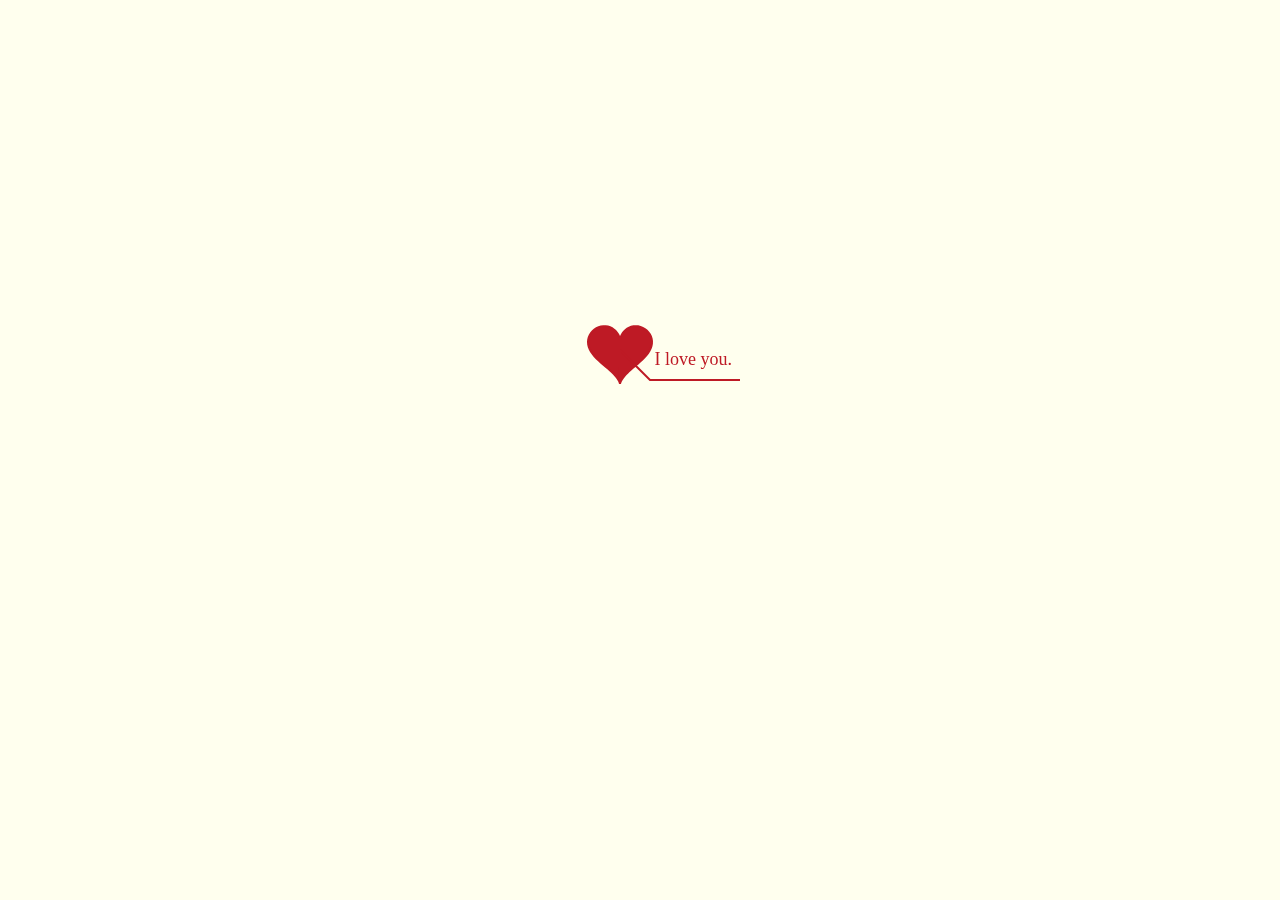
<file: index.html>
﻿<!DOCTYPE html>
<html xml:lang="en" xmlns="http://www.w3.org/1999/xhtml">
<head>
    <meta http-equiv="Content-Type" content="text/html; charset=UTF-8">
    <title>可爱萌</title>
    <link rel="icon" href="./images/bx.ico" type="image/x-icon" />
    <link type="text/css" rel="stylesheet" href="./js/default.css">
    <script type="text/javascript" src="./js/jquery.min.js"></script>
    <script type="text/javascript" src="./js/jscex.min.js"></script>
    <script type="text/javascript" src="./js/jscex-parser.js"></script>
    <script type="text/javascript" src="./js/jscex-jit.js"></script>
    <script type="text/javascript" src="./js/jscex-builderbase.min.js"></script>
    <script type="text/javascript" src="./js/jscex-async.min.js"></script>
    <script type="text/javascript" src="./js/jscex-async-powerpack.min.js"></script>
    <script type="text/javascript" src="./js/functions.js" charset="utf-8"></script>
    <script type="text/javascript" src="./js/love.js" charset="utf-8"></script>
    <style type="text/css"></style>
</head>
<body>
<div id="main">
    <div id="wrap">
        <div id="text">
            <div id="code"> 
                <font color="#FF0000"> 
                    <span class="say">可爱萌:</span>
                    <br>
                    <span class="say">I love you.</span>
                    <br>
                    <span class="say"><span class="space"></span>-- 大凯凯同学</span> 
                    <br>
                    <br>
                    <br>
                    <span class="say"></span>谢谢这段时间里你的陪伴，对不起，没能陪你走到最后。照顾好自己。</span> 
                    <br>
                </font>
            </div>
        </div>
        <div id="clock-box">
            <span class="STYLE1"></span><font color="#33CC00" id="timeline" onclick="toTimeLine()">可爱萌，我们在一起</font>
            <div id="clock"></div>
        </div>
        <canvas id="canvas" width="1100" height="680"></canvas>
    </div>
</div>

<script type="text/javascript">
    function toTimeLine() {
        window.location.href="./timeline.html";
    }
    
    (function(){
        var canvas = $('#canvas');

        if (!canvas[0].getContext) {
            $("#error").show();
            return false;        
        }

        var width  = canvas.width();
        var height = canvas.height();
        canvas.attr("width", width);
        canvas.attr("height", height);
        var opts = {
            seed: {
                x: width / 2 - 20,
                color: "rgb(190, 26, 37)",
                scale: 2
            },
            branch: [
                [535, 680, 570, 250, 500, 200, 30, 100, [
                    [540, 500, 455, 417, 340, 400, 13, 100, [
                        [450, 435, 434, 430, 394, 395, 2, 40]
                    ]],
                    [550, 445, 600, 356, 680, 345, 12, 100, [
                        [578, 400, 648, 409, 661, 426, 3, 80]
                    ]],
                    [539, 281, 537, 248, 534, 217, 3, 40],
                    [546, 397, 413, 247, 328, 244, 9, 80, [
                        [427, 286, 383, 253, 371, 205, 2, 40],
                        [498, 345, 435, 315, 395, 330, 4, 60]
                    ]],
                    [546, 357, 608, 252, 678, 221, 6, 100, [
                        [590, 293, 646, 277, 648, 271, 2, 80]
                    ]]
                ]]
            ],
            bloom: {
                num: 700,
                width: 1080,
                height: 650,
            },
            footer: {
                width: 1200,
                height: 5,
                speed: 10,
            }
        };

        var tree = new Tree(canvas[0], width, height, opts);
        var seed = tree.seed;
        var foot = tree.footer;
        var hold = 1;

        canvas.click(function(e) {
            var offset = canvas.offset(), x, y;
            x = e.pageX - offset.left;
            y = e.pageY - offset.top;
            if (seed.hover(x, y)) {
                hold = 0;
                canvas.unbind("click");
                canvas.unbind("mousemove");
                canvas.removeClass('hand');
            }
        }).mousemove(function(e){
            var offset = canvas.offset(), x, y;
            x = e.pageX - offset.left;
            y = e.pageY - offset.top;
            canvas.toggleClass('hand', seed.hover(x, y));
        });

        var seedAnimate = eval(Jscex.compile("async", function () {
            seed.draw();
            while (hold) {
                $await(Jscex.Async.sleep(10));
            }
            while (seed.canScale()) {
                seed.scale(0.95);
                $await(Jscex.Async.sleep(10));
            }
            while (seed.canMove()) {
                seed.move(0, 2);
                foot.draw();
                $await(Jscex.Async.sleep(10));
            }
        }));

        var growAnimate = eval(Jscex.compile("async", function () {
            do {
                tree.grow();
                $await(Jscex.Async.sleep(10));
            } while (tree.canGrow());
        }));

        var flowAnimate = eval(Jscex.compile("async", function () {
            do {
                tree.flower(2);
                $await(Jscex.Async.sleep(10));
            } while (tree.canFlower());
        }));

        var moveAnimate = eval(Jscex.compile("async", function () {
            tree.snapshot("p1", 240, 0, 610, 680);
            while (tree.move("p1", 500, 0)) {
                foot.draw();
                $await(Jscex.Async.sleep(10));
            }
            foot.draw();
            tree.snapshot("p2", 500, 0, 610, 680);

            // 会有闪烁不得意这样做, (＞﹏＜)
            canvas.parent().css("background", "url(" + tree.toDataURL('image/png') + ")");
            canvas.css("background", "#ffe");
            $await(Jscex.Async.sleep(300));
            canvas.css("background", "none");
        }));

        var jumpAnimate = eval(Jscex.compile("async", function () {
            var ctx = tree.ctx;
            while (true) {
                tree.ctx.clearRect(0, 0, width, height);
                tree.jump();
                foot.draw();
                $await(Jscex.Async.sleep(25));
            }
        }));

        var textAnimate = eval(Jscex.compile("async", function () {
            var together = new Date();

            together.setFullYear(2018,6,7); 			//时间年月日
            together.setHours(21);						//小时
            together.setMinutes(0);					//分钟
            together.setSeconds(0);					//秒前一位
            together.setMilliseconds(0);				//秒第二位

            $("#code").show().typewriter();
            $("#clock-box").fadeIn(500);
            //while (true) {
            timeElapse(together);
                //$await(Jscex.Async.sleep(1000));
            //}
        }));

        var runAsync = eval(Jscex.compile("async", function () {
            $await(seedAnimate());
            $await(growAnimate());
            $await(flowAnimate());
            $await(moveAnimate());

            textAnimate().start();

            $await(jumpAnimate());
        }));

        runAsync().start();
    })();
</script>
</body>
</html>
</file>
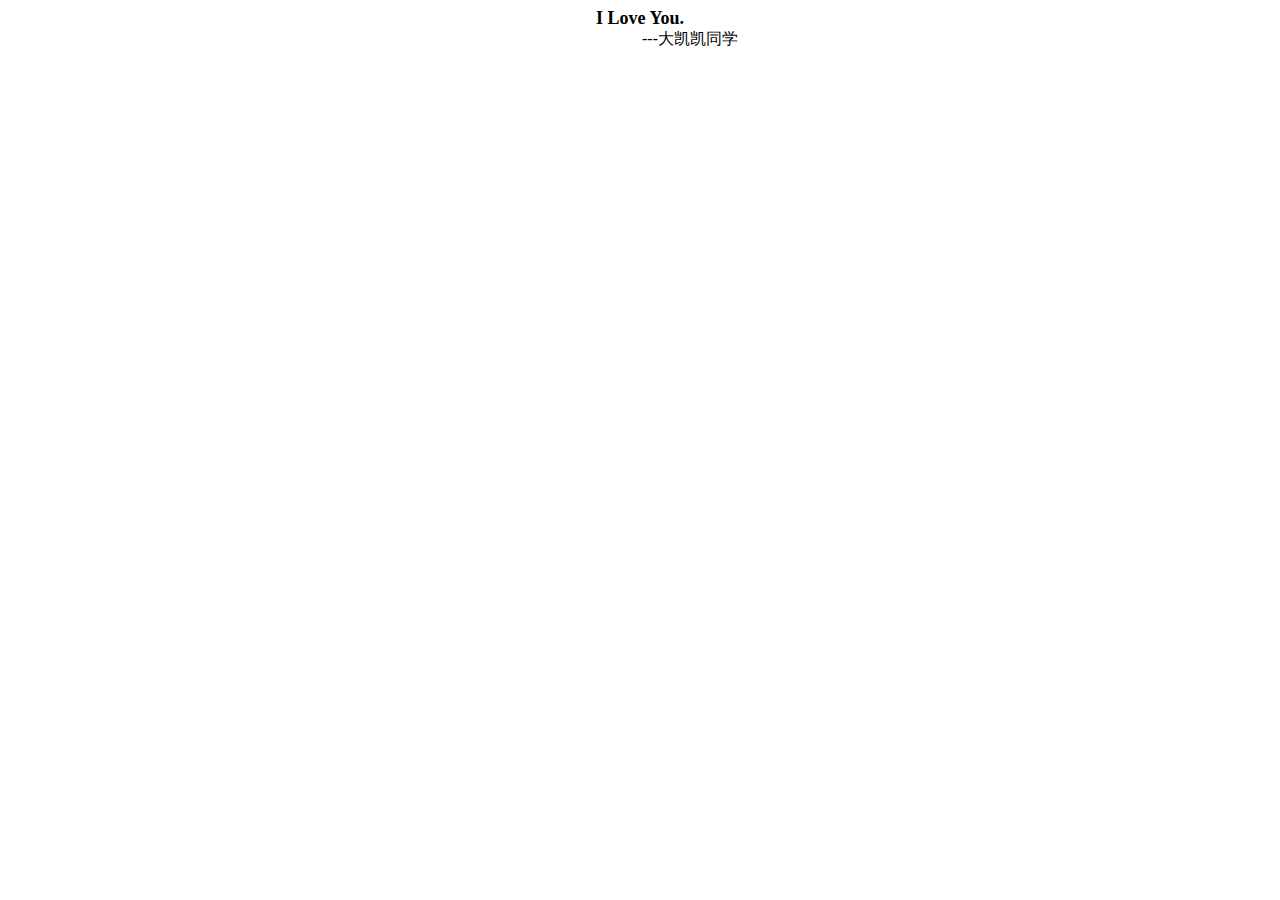
<file: index-bak.html>
<!DOCTYPE html>
<html lang="en">
<head>
    <meta charset="UTF-8">
    <title>可爱萌</title>
    <link rel="icon" href="http://p2zl7fc12.bkt.clouddn.com/bx.ico" type="image/x-icon"/>
</head>
<body>
<div style="text-align: center">
    <audio id="musicBox" src="http://p2zl7fc12.bkt.clouddn.com/little-lucky.mp3" autoplay preload loop="loop"></audio>
    <span style="font-size: large;font-weight: bold">I Love You.</span>
    <br>
    <span style="margin-left: 100px">---大凯凯同学</span>
</div>
</body>
<script type="text/javascript">
    audioAutoPlay('musicBox');
    function audioAutoPlay(id){
        var audio = document.getElementById(id),
            play = function(){
                audio.play();
                document.removeEventListener("touchstart", play, false);
            };
        audio.play();

        document.addEventListener("WeixinJSBridgeReady", function () {
            play();
        }, false);

        document.addEventListener('YixinJSBridgeReady', function() {
            play();
        }, false);

        document.addEventListener("touchstart",play, false);
    }
</script>
</html>
</file>
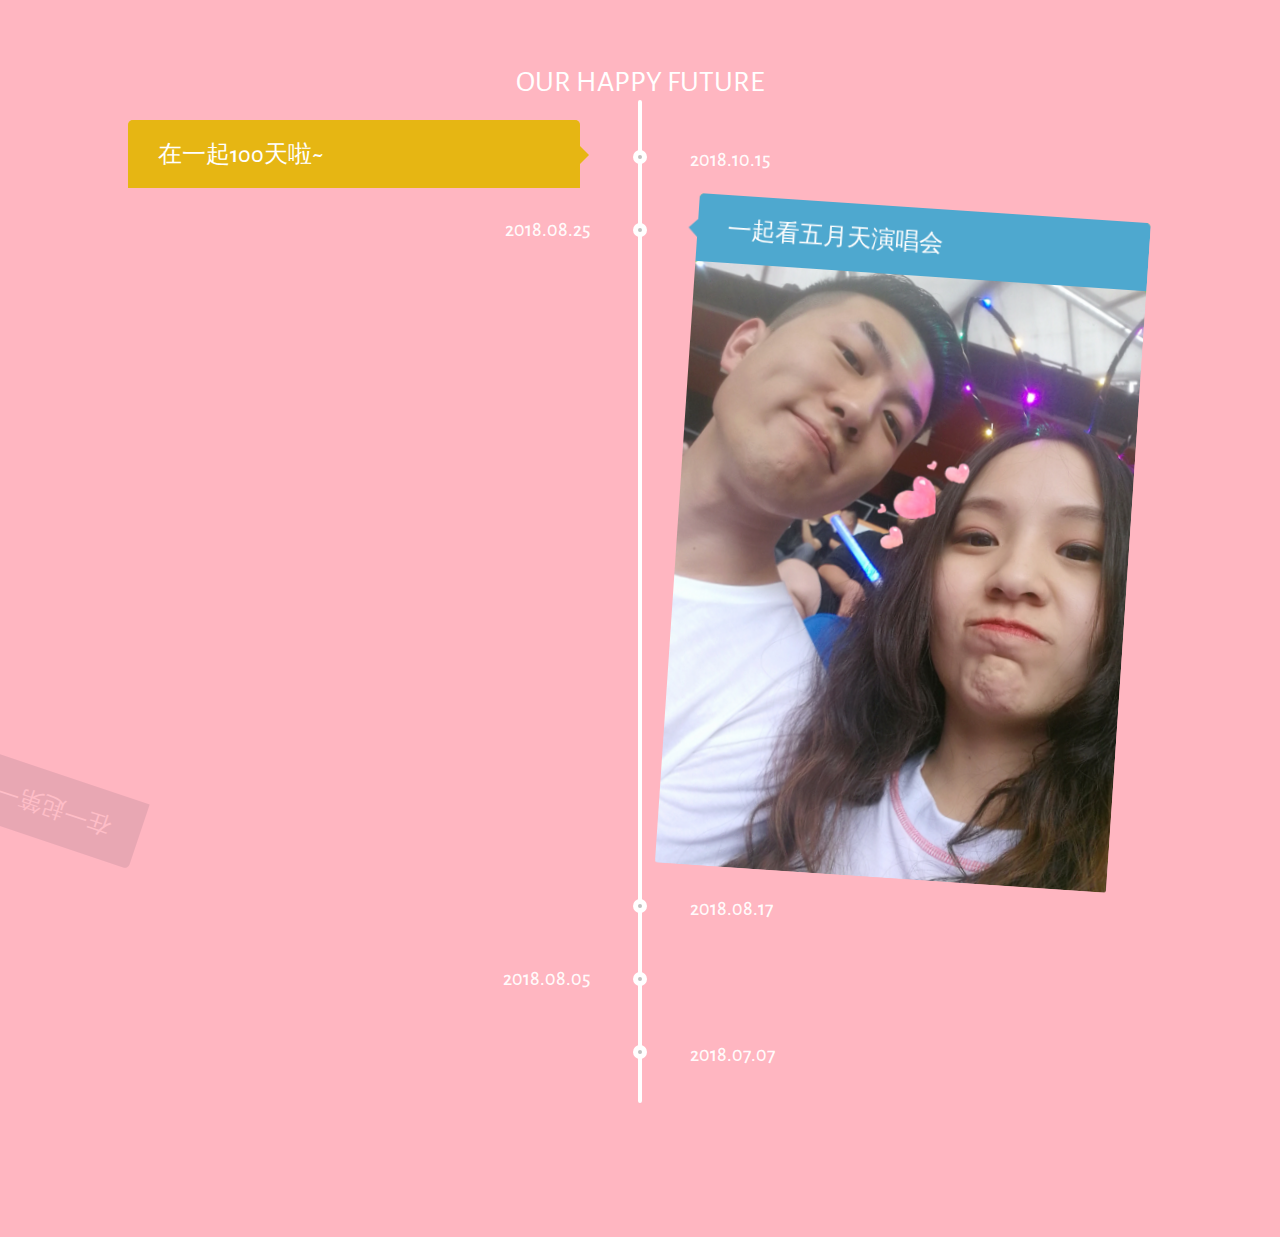
<file: timeline.html>
<!doctype html>
<html lang="en">
    <head>
        <meta charset="UTF-8">
        <meta name="viewport" content="width=device-width, initial-scale=1">
        <link rel="stylesheet" href="css/jazz-timeline.css">
        <title>K 💋 M</title>         
    </head>
    <body class="custom-bg-pink">
        <div class="jazz-timeline-wrapper" id="skrollr-body">
            <div style="font-size:30px;color:white;align-content: center;text-align: center;"><span>OUR HAPPY FUTURE</span></div>
            <div class="jazz-timeline white-timeline ultimate-style">
                <div class="timeline-post orange-post">
                    <div class="timeline-meta">
                    	<div class="meta-details">2018.10.15</div>
                    </div>   
                    <div class="timeline-icon icon-dot">
                        <div class="timeline-bar"></div>
                    </div>                    
                    <div class="timeline-content"  
                    data--20-bottom-top="opacity:0;top:-10%;transform:rotate(-180deg);" 
                    data--50-bottom-bottom="opacity:1;top:3%;transform:rotate(0deg);transform-origin:0 0;">
                        <h2 class="content-title orange-title"> 在一起100天啦~ </h2>
                    </div><!-- timeline content -->
                </div><!-- .timeline-post -->

                <div class="timeline-post green-post">
                    <div class="timeline-meta">
                    	<div class="meta-details">2018.08.25</div>
                    </div>                 
                    <div class="timeline-icon icon-dot">
                        <div class="timeline-bar"></div>
                    </div>
                    <div class="timeline-content"  
                    data--20-bottom-top="opacity:0;top:-10%;transform:rotate(180deg);" 
                    data--50-bottom-bottom="opacity:1;top:3%;transform:rotate(0deg);transform-origin:0 0;">
                        <h2 class="content-title opal-title"> 一起看五月天演唱会 </h2>
                        <div>
                            <img src="images/mayday.jpg">
                        </div>
                    </div><!-- timeline content -->
                </div><!-- .timeline-post --> 

                <div class="timeline-post pink-post">
                    <div class="timeline-meta">
                    	<div class="meta-details">2018.08.17</div>
                    </div>                 
                    <div class="timeline-icon icon-dot">
                        <div class="timeline-bar"></div>
                    </div>
                    <div class="timeline-content" 
                    data--20-bottom-top="opacity:0;top:-10%;transform:rotate(-180deg);" 
                    data--50-bottom-bottom="opacity:1;top:3%;transform:rotate(0deg);transform-origin:0 0;">
                        <h2 class="content-title black-title"> 在一起第一年的七夕~ </h2>
                    </div><!-- timeline content -->
                </div><!-- .timeline-post --> 

                <div class="timeline-post opal-post">
                    <div class="timeline-meta">
                    	<div class="meta-details">2018.08.05</div>
                    </div>                 
                    <div class="timeline-icon icon-dot">
                        <div class="timeline-bar"></div>
                    </div>
                    <div class="timeline-content" 
                    data--20-bottom-top="opacity:0;top:-10%;transform:rotate(180deg);" 
                    data--50-bottom-bottom="opacity:1;top:3%;transform:rotate(0deg);transform-origin:0 0;">
                        <h2 class="content-title blue-title"> 第一次小旅游-峡谷漂流，开心~ </h2>
                    </div><!-- timeline content -->
                </div><!-- .timeline-post --> 

                <div class="timeline-post pink-post">
                    <div class="timeline-meta">
                    	<div class="meta-details">2018.07.07</div>
                    </div>                 
                    <div class="timeline-icon icon-dot">
                        <div class="timeline-bar"></div>
                    </div>
                    <div class="timeline-content" 
                    data--20-bottom-top="opacity:0;top:-10%;transform:rotate(-180deg);" 
                    data--50-bottom-bottom="opacity:1;top:3%;transform:rotate(0deg);transform-origin:0 0;">
                        <h2 class="content-title red-title"> 今天我们在一起啦~ </h2>
                    </div><!-- timeline content -->
                </div><!-- .timeline-post --> 
                                                         
            </div><!-- .timeline -->
        </div><!-- .jazz-timeline-wrapper -->
		<script type="text/javascript" src="js/skrollr.min.js"></script>
        <script type="text/javascript">
        	var s = skrollr.init();
        </script>
        <script type="text/javascript" src="js/mousemove.js" id="mymouse"></script>
    </body>
</html>
</file>
<file: js/default.css>
body{margin:0;padding:0;background:#ffe;font-size:14px;font-family:'微软雅黑','宋体',sans-serif;color:#231F20;overflow:auto}
a {color:#000;font-size:14px;}
#main{width:100%;}
#wrap{position:relative;margin:0 auto;width:1100px;height:680px;margin-top:10px;}
#text{width:272px;
height:560px;
left:188px;
top:80px;position:absolute;
}
#code{display:none;font-size:16px;}
#clock-box {position:absolute;left:60px;top:550px;font-size:28px;display:none;}
#clock-box a {font-size:28px;text-decoration:none;}
#clock{margin-left:48px;}
#clock .digit {font-size:64px;}
#canvas{margin:0 auto;width:1100px;height:680px;}
#error{margin:0 auto;text-align:center;margin-top:60px;display:none;}
.hand{cursor:pointer;}
.say{margin-left:5px;}
.space{margin-right:150px;}
</file>
<file: css/jazz-timeline.css>
@import "https://fonts.useso.com/css?family=Work+Sans:400,300,500";@import "https://fonts.useso.com/css?family=Arvo:400,400italic,700";@import "https://fonts.googleapis.com/css?family=PT+Serif:400,400italic,700";@import "https://fonts.googleapis.com/css?family=Alegreya+Sans:400,300,300italic,400italic,500,500italic,700,700italic";@font-face{font-family:'FontAwesome';src:url(../fonts/fontawesome/fontawesome-webfont.eot?v=4.5.0);src:url(../fonts/fontawesome/fontawesome-webfont.eot?#iefix&v=4.5.0) format("embedded-opentype"),url(../fonts/fontawesome/fontawesome-webfont.woff2?v=4.5.0) format("woff2"),url(../fonts/fontawesome/fontawesome-webfont.woff?v=4.5.0) format("woff"),url(../fonts/fontawesome/fontawesome-webfont.ttf?v=4.5.0) format("truetype"),url(../fonts/fontawesome/fontawesome-webfont.svg?v=4.5.0#fontawesomeregular) format("svg");font-weight:400;font-style:normal}.fa{display:inline-block;font:normal normal normal 14px/1 FontAwesome;font-size:inherit;text-rendering:auto;-webkit-font-smoothing:antialiased;-moz-osx-font-smoothing:grayscale}.fa-lg{font-size:1.33333333em;line-height:.75em;vertical-align:-15%}.fa-2x{font-size:2em}.fa-3x{font-size:3em}.fa-4x{font-size:4em}.fa-5x{font-size:5em}.fa-fw{width:1.28571429em;text-align:center}.fa-ul{padding-left:0;margin-left:2.14285714em;list-style-type:none}.fa-ul>li{position:relative}.fa-li{position:absolute;left:-2.14285714em;width:2.14285714em;top:.14285714em;text-align:center}.fa-li.fa-lg{left:-1.85714286em}.fa-border{padding:.2em .25em .15em;border:solid .08em #eee;border-radius:.1em}.fa-pull-left{float:left}.fa-pull-right{float:right}.fa.fa-pull-left{margin-right:.3em}.fa.fa-pull-right{margin-left:.3em}.pull-right{float:right}.pull-left{float:left}.fa.pull-left{margin-right:.3em}.fa.pull-right{margin-left:.3em}.fa-spin{-webkit-animation:fa-spin 2s infinite linear;animation:fa-spin 2s infinite linear}.fa-pulse{-webkit-animation:fa-spin 1s infinite steps(8);animation:fa-spin 1s infinite steps(8)}@-webkit-keyframes fa-spin{0%{-webkit-transform:rotate(0deg);transform:rotate(0deg)}100%{-webkit-transform:rotate(359deg);transform:rotate(359deg)}}@keyframes fa-spin{0%{-webkit-transform:rotate(0deg);transform:rotate(0deg)}100%{-webkit-transform:rotate(359deg);transform:rotate(359deg)}}.fa-rotate-90{filter:progid:DXImageTransform.Microsoft.BasicImage(rotation=1);-webkit-transform:rotate(90deg);-ms-transform:rotate(90deg);transform:rotate(90deg)}.fa-rotate-180{filter:progid:DXImageTransform.Microsoft.BasicImage(rotation=2);-webkit-transform:rotate(180deg);-ms-transform:rotate(180deg);transform:rotate(180deg)}.fa-rotate-270{filter:progid:DXImageTransform.Microsoft.BasicImage(rotation=3);-webkit-transform:rotate(270deg);-ms-transform:rotate(270deg);transform:rotate(270deg)}.fa-flip-horizontal{filter:progid:DXImageTransform.Microsoft.BasicImage(rotation=0,mirror=1);-webkit-transform:scale(-1,1);-ms-transform:scale(-1,1);transform:scale(-1,1)}.fa-flip-vertical{filter:progid:DXImageTransform.Microsoft.BasicImage(rotation=2,mirror=1);-webkit-transform:scale(1,-1);-ms-transform:scale(1,-1);transform:scale(1,-1)}:root .fa-rotate-90,:root .fa-rotate-180,:root .fa-rotate-270,:root .fa-flip-horizontal,:root .fa-flip-vertical{filter:none}.fa-stack{position:relative;display:inline-block;width:2em;height:2em;line-height:2em;vertical-align:middle}.fa-stack-1x,.fa-stack-2x{position:absolute;left:0;width:100%;text-align:center}.fa-stack-1x{line-height:inherit}.fa-stack-2x{font-size:2em}.fa-inverse{color:#fff}.fa-glass:before{content:"\f000"}.fa-music:before{content:"\f001"}.fa-search:before{content:"\f002"}.fa-envelope-o:before{content:"\f003"}.fa-heart:before{content:"\f004"}.fa-star:before{content:"\f005"}.fa-star-o:before{content:"\f006"}.fa-user:before{content:"\f007"}.fa-film:before{content:"\f008"}.fa-th-large:before{content:"\f009"}.fa-th:before{content:"\f00a"}.fa-th-list:before{content:"\f00b"}.fa-check:before{content:"\f00c"}.fa-remove:before,.fa-close:before,.fa-times:before{content:"\f00d"}.fa-search-plus:before{content:"\f00e"}.fa-search-minus:before{content:"\f010"}.fa-power-off:before{content:"\f011"}.fa-signal:before{content:"\f012"}.fa-gear:before,.fa-cog:before{content:"\f013"}.fa-trash-o:before{content:"\f014"}.fa-home:before{content:"\f015"}.fa-file-o:before{content:"\f016"}.fa-clock-o:before{content:"\f017"}.fa-road:before{content:"\f018"}.fa-download:before{content:"\f019"}.fa-arrow-circle-o-down:before{content:"\f01a"}.fa-arrow-circle-o-up:before{content:"\f01b"}.fa-inbox:before{content:"\f01c"}.fa-play-circle-o:before{content:"\f01d"}.fa-rotate-right:before,.fa-repeat:before{content:"\f01e"}.fa-refresh:before{content:"\f021"}.fa-list-alt:before{content:"\f022"}.fa-lock:before{content:"\f023"}.fa-flag:before{content:"\f024"}.fa-headphones:before{content:"\f025"}.fa-volume-off:before{content:"\f026"}.fa-volume-down:before{content:"\f027"}.fa-volume-up:before{content:"\f028"}.fa-qrcode:before{content:"\f029"}.fa-barcode:before{content:"\f02a"}.fa-tag:before{content:"\f02b"}.fa-tags:before{content:"\f02c"}.fa-book:before{content:"\f02d"}.fa-bookmark:before{content:"\f02e"}.fa-print:before{content:"\f02f"}.fa-camera:before{content:"\f030"}.fa-font:before{content:"\f031"}.fa-bold:before{content:"\f032"}.fa-italic:before{content:"\f033"}.fa-text-height:before{content:"\f034"}.fa-text-width:before{content:"\f035"}.fa-align-left:before{content:"\f036"}.fa-align-center:before{content:"\f037"}.fa-align-right:before{content:"\f038"}.fa-align-justify:before{content:"\f039"}.fa-list:before{content:"\f03a"}.fa-dedent:before,.fa-outdent:before{content:"\f03b"}.fa-indent:before{content:"\f03c"}.fa-video-camera:before{content:"\f03d"}.fa-photo:before,.fa-image:before,.fa-picture-o:before{content:"\f03e"}.fa-pencil:before{content:"\f040"}.fa-map-marker:before{content:"\f041"}.fa-adjust:before{content:"\f042"}.fa-tint:before{content:"\f043"}.fa-edit:before,.fa-pencil-square-o:before{content:"\f044"}.fa-share-square-o:before{content:"\f045"}.fa-check-square-o:before{content:"\f046"}.fa-arrows:before{content:"\f047"}.fa-step-backward:before{content:"\f048"}.fa-fast-backward:before{content:"\f049"}.fa-backward:before{content:"\f04a"}.fa-play:before{content:"\f04b"}.fa-pause:before{content:"\f04c"}.fa-stop:before{content:"\f04d"}.fa-forward:before{content:"\f04e"}.fa-fast-forward:before{content:"\f050"}.fa-step-forward:before{content:"\f051"}.fa-eject:before{content:"\f052"}.fa-chevron-left:before{content:"\f053"}.fa-chevron-right:before{content:"\f054"}.fa-plus-circle:before{content:"\f055"}.fa-minus-circle:before{content:"\f056"}.fa-times-circle:before{content:"\f057"}.fa-check-circle:before{content:"\f058"}.fa-question-circle:before{content:"\f059"}.fa-info-circle:before{content:"\f05a"}.fa-crosshairs:before{content:"\f05b"}.fa-times-circle-o:before{content:"\f05c"}.fa-check-circle-o:before{content:"\f05d"}.fa-ban:before{content:"\f05e"}.fa-arrow-left:before{content:"\f060"}.fa-arrow-right:before{content:"\f061"}.fa-arrow-up:before{content:"\f062"}.fa-arrow-down:before{content:"\f063"}.fa-mail-forward:before,.fa-share:before{content:"\f064"}.fa-expand:before{content:"\f065"}.fa-compress:before{content:"\f066"}.fa-plus:before{content:"\f067"}.fa-minus:before{content:"\f068"}.fa-asterisk:before{content:"\f069"}.fa-exclamation-circle:before{content:"\f06a"}.fa-gift:before{content:"\f06b"}.fa-leaf:before{content:"\f06c"}.fa-fire:before{content:"\f06d"}.fa-eye:before{content:"\f06e"}.fa-eye-slash:before{content:"\f070"}.fa-warning:before,.fa-exclamation-triangle:before{content:"\f071"}.fa-plane:before{content:"\f072"}.fa-calendar:before{content:"\f073"}.fa-random:before{content:"\f074"}.fa-comment:before{content:"\f075"}.fa-magnet:before{content:"\f076"}.fa-chevron-up:before{content:"\f077"}.fa-chevron-down:before{content:"\f078"}.fa-retweet:before{content:"\f079"}.fa-shopping-cart:before{content:"\f07a"}.fa-folder:before{content:"\f07b"}.fa-folder-open:before{content:"\f07c"}.fa-arrows-v:before{content:"\f07d"}.fa-arrows-h:before{content:"\f07e"}.fa-bar-chart-o:before,.fa-bar-chart:before{content:"\f080"}.fa-twitter-square:before{content:"\f081"}.fa-facebook-square:before{content:"\f082"}.fa-camera-retro:before{content:"\f083"}.fa-key:before{content:"\f084"}.fa-gears:before,.fa-cogs:before{content:"\f085"}.fa-comments:before{content:"\f086"}.fa-thumbs-o-up:before{content:"\f087"}.fa-thumbs-o-down:before{content:"\f088"}.fa-star-half:before{content:"\f089"}.fa-heart-o:before{content:"\f08a"}.fa-sign-out:before{content:"\f08b"}.fa-linkedin-square:before{content:"\f08c"}.fa-thumb-tack:before{content:"\f08d"}.fa-external-link:before{content:"\f08e"}.fa-sign-in:before{content:"\f090"}.fa-trophy:before{content:"\f091"}.fa-github-square:before{content:"\f092"}.fa-upload:before{content:"\f093"}.fa-lemon-o:before{content:"\f094"}.fa-phone:before{content:"\f095"}.fa-square-o:before{content:"\f096"}.fa-bookmark-o:before{content:"\f097"}.fa-phone-square:before{content:"\f098"}.fa-twitter:before{content:"\f099"}.fa-facebook-f:before,.fa-facebook:before{content:"\f09a"}.fa-github:before{content:"\f09b"}.fa-unlock:before{content:"\f09c"}.fa-credit-card:before{content:"\f09d"}.fa-feed:before,.fa-rss:before{content:"\f09e"}.fa-hdd-o:before{content:"\f0a0"}.fa-bullhorn:before{content:"\f0a1"}.fa-bell:before{content:"\f0f3"}.fa-certificate:before{content:"\f0a3"}.fa-hand-o-right:before{content:"\f0a4"}.fa-hand-o-left:before{content:"\f0a5"}.fa-hand-o-up:before{content:"\f0a6"}.fa-hand-o-down:before{content:"\f0a7"}.fa-arrow-circle-left:before{content:"\f0a8"}.fa-arrow-circle-right:before{content:"\f0a9"}.fa-arrow-circle-up:before{content:"\f0aa"}.fa-arrow-circle-down:before{content:"\f0ab"}.fa-globe:before{content:"\f0ac"}.fa-wrench:before{content:"\f0ad"}.fa-tasks:before{content:"\f0ae"}.fa-filter:before{content:"\f0b0"}.fa-briefcase:before{content:"\f0b1"}.fa-arrows-alt:before{content:"\f0b2"}.fa-group:before,.fa-users:before{content:"\f0c0"}.fa-chain:before,.fa-link:before{content:"\f0c1"}.fa-cloud:before{content:"\f0c2"}.fa-flask:before{content:"\f0c3"}.fa-cut:before,.fa-scissors:before{content:"\f0c4"}.fa-copy:before,.fa-files-o:before{content:"\f0c5"}.fa-paperclip:before{content:"\f0c6"}.fa-save:before,.fa-floppy-o:before{content:"\f0c7"}.fa-square:before{content:"\f0c8"}.fa-navicon:before,.fa-reorder:before,.fa-bars:before{content:"\f0c9"}.fa-list-ul:before{content:"\f0ca"}.fa-list-ol:before{content:"\f0cb"}.fa-strikethrough:before{content:"\f0cc"}.fa-underline:before{content:"\f0cd"}.fa-table:before{content:"\f0ce"}.fa-magic:before{content:"\f0d0"}.fa-truck:before{content:"\f0d1"}.fa-pinterest:before{content:"\f0d2"}.fa-pinterest-square:before{content:"\f0d3"}.fa-google-plus-square:before{content:"\f0d4"}.fa-google-plus:before{content:"\f0d5"}.fa-money:before{content:"\f0d6"}.fa-caret-down:before{content:"\f0d7"}.fa-caret-up:before{content:"\f0d8"}.fa-caret-left:before{content:"\f0d9"}.fa-caret-right:before{content:"\f0da"}.fa-columns:before{content:"\f0db"}.fa-unsorted:before,.fa-sort:before{content:"\f0dc"}.fa-sort-down:before,.fa-sort-desc:before{content:"\f0dd"}.fa-sort-up:before,.fa-sort-asc:before{content:"\f0de"}.fa-envelope:before{content:"\f0e0"}.fa-linkedin:before{content:"\f0e1"}.fa-rotate-left:before,.fa-undo:before{content:"\f0e2"}.fa-legal:before,.fa-gavel:before{content:"\f0e3"}.fa-dashboard:before,.fa-tachometer:before{content:"\f0e4"}.fa-comment-o:before{content:"\f0e5"}.fa-comments-o:before{content:"\f0e6"}.fa-flash:before,.fa-bolt:before{content:"\f0e7"}.fa-sitemap:before{content:"\f0e8"}.fa-umbrella:before{content:"\f0e9"}.fa-paste:before,.fa-clipboard:before{content:"\f0ea"}.fa-lightbulb-o:before{content:"\f0eb"}.fa-exchange:before{content:"\f0ec"}.fa-cloud-download:before{content:"\f0ed"}.fa-cloud-upload:before{content:"\f0ee"}.fa-user-md:before{content:"\f0f0"}.fa-stethoscope:before{content:"\f0f1"}.fa-suitcase:before{content:"\f0f2"}.fa-bell-o:before{content:"\f0a2"}.fa-coffee:before{content:"\f0f4"}.fa-cutlery:before{content:"\f0f5"}.fa-file-text-o:before{content:"\f0f6"}.fa-building-o:before{content:"\f0f7"}.fa-hospital-o:before{content:"\f0f8"}.fa-ambulance:before{content:"\f0f9"}.fa-medkit:before{content:"\f0fa"}.fa-fighter-jet:before{content:"\f0fb"}.fa-beer:before{content:"\f0fc"}.fa-h-square:before{content:"\f0fd"}.fa-plus-square:before{content:"\f0fe"}.fa-angle-double-left:before{content:"\f100"}.fa-angle-double-right:before{content:"\f101"}.fa-angle-double-up:before{content:"\f102"}.fa-angle-double-down:before{content:"\f103"}.fa-angle-left:before{content:"\f104"}.fa-angle-right:before{content:"\f105"}.fa-angle-up:before{content:"\f106"}.fa-angle-down:before{content:"\f107"}.fa-desktop:before{content:"\f108"}.fa-laptop:before{content:"\f109"}.fa-tablet:before{content:"\f10a"}.fa-mobile-phone:before,.fa-mobile:before{content:"\f10b"}.fa-circle-o:before{content:"\f10c"}.fa-quote-left:before{content:"\f10d"}.fa-quote-right:before{content:"\f10e"}.fa-spinner:before{content:"\f110"}.fa-circle:before{content:"\f111"}.fa-mail-reply:before,.fa-reply:before{content:"\f112"}.fa-github-alt:before{content:"\f113"}.fa-folder-o:before{content:"\f114"}.fa-folder-open-o:before{content:"\f115"}.fa-smile-o:before{content:"\f118"}.fa-frown-o:before{content:"\f119"}.fa-meh-o:before{content:"\f11a"}.fa-gamepad:before{content:"\f11b"}.fa-keyboard-o:before{content:"\f11c"}.fa-flag-o:before{content:"\f11d"}.fa-flag-checkered:before{content:"\f11e"}.fa-terminal:before{content:"\f120"}.fa-code:before{content:"\f121"}.fa-mail-reply-all:before,.fa-reply-all:before{content:"\f122"}.fa-star-half-empty:before,.fa-star-half-full:before,.fa-star-half-o:before{content:"\f123"}.fa-location-arrow:before{content:"\f124"}.fa-crop:before{content:"\f125"}.fa-code-fork:before{content:"\f126"}.fa-unlink:before,.fa-chain-broken:before{content:"\f127"}.fa-question:before{content:"\f128"}.fa-info:before{content:"\f129"}.fa-exclamation:before{content:"\f12a"}.fa-superscript:before{content:"\f12b"}.fa-subscript:before{content:"\f12c"}.fa-eraser:before{content:"\f12d"}.fa-puzzle-piece:before{content:"\f12e"}.fa-microphone:before{content:"\f130"}.fa-microphone-slash:before{content:"\f131"}.fa-shield:before{content:"\f132"}.fa-calendar-o:before{content:"\f133"}.fa-fire-extinguisher:before{content:"\f134"}.fa-rocket:before{content:"\f135"}.fa-maxcdn:before{content:"\f136"}.fa-chevron-circle-left:before{content:"\f137"}.fa-chevron-circle-right:before{content:"\f138"}.fa-chevron-circle-up:before{content:"\f139"}.fa-chevron-circle-down:before{content:"\f13a"}.fa-html5:before{content:"\f13b"}.fa-css3:before{content:"\f13c"}.fa-anchor:before{content:"\f13d"}.fa-unlock-alt:before{content:"\f13e"}.fa-bullseye:before{content:"\f140"}.fa-ellipsis-h:before{content:"\f141"}.fa-ellipsis-v:before{content:"\f142"}.fa-rss-square:before{content:"\f143"}.fa-play-circle:before{content:"\f144"}.fa-ticket:before{content:"\f145"}.fa-minus-square:before{content:"\f146"}.fa-minus-square-o:before{content:"\f147"}.fa-level-up:before{content:"\f148"}.fa-level-down:before{content:"\f149"}.fa-check-square:before{content:"\f14a"}.fa-pencil-square:before{content:"\f14b"}.fa-external-link-square:before{content:"\f14c"}.fa-share-square:before{content:"\f14d"}.fa-compass:before{content:"\f14e"}.fa-toggle-down:before,.fa-caret-square-o-down:before{content:"\f150"}.fa-toggle-up:before,.fa-caret-square-o-up:before{content:"\f151"}.fa-toggle-right:before,.fa-caret-square-o-right:before{content:"\f152"}.fa-euro:before,.fa-eur:before{content:"\f153"}.fa-gbp:before{content:"\f154"}.fa-dollar:before,.fa-usd:before{content:"\f155"}.fa-rupee:before,.fa-inr:before{content:"\f156"}.fa-cny:before,.fa-rmb:before,.fa-yen:before,.fa-jpy:before{content:"\f157"}.fa-ruble:before,.fa-rouble:before,.fa-rub:before{content:"\f158"}.fa-won:before,.fa-krw:before{content:"\f159"}.fa-bitcoin:before,.fa-btc:before{content:"\f15a"}.fa-file:before{content:"\f15b"}.fa-file-text:before{content:"\f15c"}.fa-sort-alpha-asc:before{content:"\f15d"}.fa-sort-alpha-desc:before{content:"\f15e"}.fa-sort-amount-asc:before{content:"\f160"}.fa-sort-amount-desc:before{content:"\f161"}.fa-sort-numeric-asc:before{content:"\f162"}.fa-sort-numeric-desc:before{content:"\f163"}.fa-thumbs-up:before{content:"\f164"}.fa-thumbs-down:before{content:"\f165"}.fa-youtube-square:before{content:"\f166"}.fa-youtube:before{content:"\f167"}.fa-xing:before{content:"\f168"}.fa-xing-square:before{content:"\f169"}.fa-youtube-play:before{content:"\f16a"}.fa-dropbox:before{content:"\f16b"}.fa-stack-overflow:before{content:"\f16c"}.fa-instagram:before{content:"\f16d"}.fa-flickr:before{content:"\f16e"}.fa-adn:before{content:"\f170"}.fa-bitbucket:before{content:"\f171"}.fa-bitbucket-square:before{content:"\f172"}.fa-tumblr:before{content:"\f173"}.fa-tumblr-square:before{content:"\f174"}.fa-long-arrow-down:before{content:"\f175"}.fa-long-arrow-up:before{content:"\f176"}.fa-long-arrow-left:before{content:"\f177"}.fa-long-arrow-right:before{content:"\f178"}.fa-apple:before{content:"\f179"}.fa-windows:before{content:"\f17a"}.fa-android:before{content:"\f17b"}.fa-linux:before{content:"\f17c"}.fa-dribbble:before{content:"\f17d"}.fa-skype:before{content:"\f17e"}.fa-foursquare:before{content:"\f180"}.fa-trello:before{content:"\f181"}.fa-female:before{content:"\f182"}.fa-male:before{content:"\f183"}.fa-gittip:before,.fa-gratipay:before{content:"\f184"}.fa-sun-o:before{content:"\f185"}.fa-moon-o:before{content:"\f186"}.fa-archive:before{content:"\f187"}.fa-bug:before{content:"\f188"}.fa-vk:before{content:"\f189"}.fa-weibo:before{content:"\f18a"}.fa-renren:before{content:"\f18b"}.fa-pagelines:before{content:"\f18c"}.fa-stack-exchange:before{content:"\f18d"}.fa-arrow-circle-o-right:before{content:"\f18e"}.fa-arrow-circle-o-left:before{content:"\f190"}.fa-toggle-left:before,.fa-caret-square-o-left:before{content:"\f191"}.fa-dot-circle-o:before{content:"\f192"}.fa-wheelchair:before{content:"\f193"}.fa-vimeo-square:before{content:"\f194"}.fa-turkish-lira:before,.fa-try:before{content:"\f195"}.fa-plus-square-o:before{content:"\f196"}.fa-space-shuttle:before{content:"\f197"}.fa-slack:before{content:"\f198"}.fa-envelope-square:before{content:"\f199"}.fa-wordpress:before{content:"\f19a"}.fa-openid:before{content:"\f19b"}.fa-institution:before,.fa-bank:before,.fa-university:before{content:"\f19c"}.fa-mortar-board:before,.fa-graduation-cap:before{content:"\f19d"}.fa-yahoo:before{content:"\f19e"}.fa-google:before{content:"\f1a0"}.fa-reddit:before{content:"\f1a1"}.fa-reddit-square:before{content:"\f1a2"}.fa-stumbleupon-circle:before{content:"\f1a3"}.fa-stumbleupon:before{content:"\f1a4"}.fa-delicious:before{content:"\f1a5"}.fa-digg:before{content:"\f1a6"}.fa-pied-piper:before{content:"\f1a7"}.fa-pied-piper-alt:before{content:"\f1a8"}.fa-drupal:before{content:"\f1a9"}.fa-joomla:before{content:"\f1aa"}.fa-language:before{content:"\f1ab"}.fa-fax:before{content:"\f1ac"}.fa-building:before{content:"\f1ad"}.fa-child:before{content:"\f1ae"}.fa-paw:before{content:"\f1b0"}.fa-spoon:before{content:"\f1b1"}.fa-cube:before{content:"\f1b2"}.fa-cubes:before{content:"\f1b3"}.fa-behance:before{content:"\f1b4"}.fa-behance-square:before{content:"\f1b5"}.fa-steam:before{content:"\f1b6"}.fa-steam-square:before{content:"\f1b7"}.fa-recycle:before{content:"\f1b8"}.fa-automobile:before,.fa-car:before{content:"\f1b9"}.fa-cab:before,.fa-taxi:before{content:"\f1ba"}.fa-tree:before{content:"\f1bb"}.fa-spotify:before{content:"\f1bc"}.fa-deviantart:before{content:"\f1bd"}.fa-soundcloud:before{content:"\f1be"}.fa-database:before{content:"\f1c0"}.fa-file-pdf-o:before{content:"\f1c1"}.fa-file-word-o:before{content:"\f1c2"}.fa-file-excel-o:before{content:"\f1c3"}.fa-file-powerpoint-o:before{content:"\f1c4"}.fa-file-photo-o:before,.fa-file-picture-o:before,.fa-file-image-o:before{content:"\f1c5"}.fa-file-zip-o:before,.fa-file-archive-o:before{content:"\f1c6"}.fa-file-sound-o:before,.fa-file-audio-o:before{content:"\f1c7"}.fa-file-movie-o:before,.fa-file-video-o:before{content:"\f1c8"}.fa-file-code-o:before{content:"\f1c9"}.fa-vine:before{content:"\f1ca"}.fa-codepen:before{content:"\f1cb"}.fa-jsfiddle:before{content:"\f1cc"}.fa-life-bouy:before,.fa-life-buoy:before,.fa-life-saver:before,.fa-support:before,.fa-life-ring:before{content:"\f1cd"}.fa-circle-o-notch:before{content:"\f1ce"}.fa-ra:before,.fa-rebel:before{content:"\f1d0"}.fa-ge:before,.fa-empire:before{content:"\f1d1"}.fa-git-square:before{content:"\f1d2"}.fa-git:before{content:"\f1d3"}.fa-y-combinator-square:before,.fa-yc-square:before,.fa-hacker-news:before{content:"\f1d4"}.fa-tencent-weibo:before{content:"\f1d5"}.fa-qq:before{content:"\f1d6"}.fa-wechat:before,.fa-weixin:before{content:"\f1d7"}.fa-send:before,.fa-paper-plane:before{content:"\f1d8"}.fa-send-o:before,.fa-paper-plane-o:before{content:"\f1d9"}.fa-history:before{content:"\f1da"}.fa-circle-thin:before{content:"\f1db"}.fa-header:before{content:"\f1dc"}.fa-paragraph:before{content:"\f1dd"}.fa-sliders:before{content:"\f1de"}.fa-share-alt:before{content:"\f1e0"}.fa-share-alt-square:before{content:"\f1e1"}.fa-bomb:before{content:"\f1e2"}.fa-soccer-ball-o:before,.fa-futbol-o:before{content:"\f1e3"}.fa-tty:before{content:"\f1e4"}.fa-binoculars:before{content:"\f1e5"}.fa-plug:before{content:"\f1e6"}.fa-slideshare:before{content:"\f1e7"}.fa-twitch:before{content:"\f1e8"}.fa-yelp:before{content:"\f1e9"}.fa-newspaper-o:before{content:"\f1ea"}.fa-wifi:before{content:"\f1eb"}.fa-calculator:before{content:"\f1ec"}.fa-paypal:before{content:"\f1ed"}.fa-google-wallet:before{content:"\f1ee"}.fa-cc-visa:before{content:"\f1f0"}.fa-cc-mastercard:before{content:"\f1f1"}.fa-cc-discover:before{content:"\f1f2"}.fa-cc-amex:before{content:"\f1f3"}.fa-cc-paypal:before{content:"\f1f4"}.fa-cc-stripe:before{content:"\f1f5"}.fa-bell-slash:before{content:"\f1f6"}.fa-bell-slash-o:before{content:"\f1f7"}.fa-trash:before{content:"\f1f8"}.fa-copyright:before{content:"\f1f9"}.fa-at:before{content:"\f1fa"}.fa-eyedropper:before{content:"\f1fb"}.fa-paint-brush:before{content:"\f1fc"}.fa-birthday-cake:before{content:"\f1fd"}.fa-area-chart:before{content:"\f1fe"}.fa-pie-chart:before{content:"\f200"}.fa-line-chart:before{content:"\f201"}.fa-lastfm:before{content:"\f202"}.fa-lastfm-square:before{content:"\f203"}.fa-toggle-off:before{content:"\f204"}.fa-toggle-on:before{content:"\f205"}.fa-bicycle:before{content:"\f206"}.fa-bus:before{content:"\f207"}.fa-ioxhost:before{content:"\f208"}.fa-angellist:before{content:"\f209"}.fa-cc:before{content:"\f20a"}.fa-shekel:before,.fa-sheqel:before,.fa-ils:before{content:"\f20b"}.fa-meanpath:before{content:"\f20c"}.fa-buysellads:before{content:"\f20d"}.fa-connectdevelop:before{content:"\f20e"}.fa-dashcube:before{content:"\f210"}.fa-forumbee:before{content:"\f211"}.fa-leanpub:before{content:"\f212"}.fa-sellsy:before{content:"\f213"}.fa-shirtsinbulk:before{content:"\f214"}.fa-simplybuilt:before{content:"\f215"}.fa-skyatlas:before{content:"\f216"}.fa-cart-plus:before{content:"\f217"}.fa-cart-arrow-down:before{content:"\f218"}.fa-diamond:before{content:"\f219"}.fa-ship:before{content:"\f21a"}.fa-user-secret:before{content:"\f21b"}.fa-motorcycle:before{content:"\f21c"}.fa-street-view:before{content:"\f21d"}.fa-heartbeat:before{content:"\f21e"}.fa-venus:before{content:"\f221"}.fa-mars:before{content:"\f222"}.fa-mercury:before{content:"\f223"}.fa-intersex:before,.fa-transgender:before{content:"\f224"}.fa-transgender-alt:before{content:"\f225"}.fa-venus-double:before{content:"\f226"}.fa-mars-double:before{content:"\f227"}.fa-venus-mars:before{content:"\f228"}.fa-mars-stroke:before{content:"\f229"}.fa-mars-stroke-v:before{content:"\f22a"}.fa-mars-stroke-h:before{content:"\f22b"}.fa-neuter:before{content:"\f22c"}.fa-genderless:before{content:"\f22d"}.fa-facebook-official:before{content:"\f230"}.fa-pinterest-p:before{content:"\f231"}.fa-whatsapp:before{content:"\f232"}.fa-server:before{content:"\f233"}.fa-user-plus:before{content:"\f234"}.fa-user-times:before{content:"\f235"}.fa-hotel:before,.fa-bed:before{content:"\f236"}.fa-viacoin:before{content:"\f237"}.fa-train:before{content:"\f238"}.fa-subway:before{content:"\f239"}.fa-medium:before{content:"\f23a"}.fa-yc:before,.fa-y-combinator:before{content:"\f23b"}.fa-optin-monster:before{content:"\f23c"}.fa-opencart:before{content:"\f23d"}.fa-expeditedssl:before{content:"\f23e"}.fa-battery-4:before,.fa-battery-full:before{content:"\f240"}.fa-battery-3:before,.fa-battery-three-quarters:before{content:"\f241"}.fa-battery-2:before,.fa-battery-half:before{content:"\f242"}.fa-battery-1:before,.fa-battery-quarter:before{content:"\f243"}.fa-battery-0:before,.fa-battery-empty:before{content:"\f244"}.fa-mouse-pointer:before{content:"\f245"}.fa-i-cursor:before{content:"\f246"}.fa-object-group:before{content:"\f247"}.fa-object-ungroup:before{content:"\f248"}.fa-sticky-note:before{content:"\f249"}.fa-sticky-note-o:before{content:"\f24a"}.fa-cc-jcb:before{content:"\f24b"}.fa-cc-diners-club:before{content:"\f24c"}.fa-clone:before{content:"\f24d"}.fa-balance-scale:before{content:"\f24e"}.fa-hourglass-o:before{content:"\f250"}.fa-hourglass-1:before,.fa-hourglass-start:before{content:"\f251"}.fa-hourglass-2:before,.fa-hourglass-half:before{content:"\f252"}.fa-hourglass-3:before,.fa-hourglass-end:before{content:"\f253"}.fa-hourglass:before{content:"\f254"}.fa-hand-grab-o:before,.fa-hand-rock-o:before{content:"\f255"}.fa-hand-stop-o:before,.fa-hand-paper-o:before{content:"\f256"}.fa-hand-scissors-o:before{content:"\f257"}.fa-hand-lizard-o:before{content:"\f258"}.fa-hand-spock-o:before{content:"\f259"}.fa-hand-pointer-o:before{content:"\f25a"}.fa-hand-peace-o:before{content:"\f25b"}.fa-trademark:before{content:"\f25c"}.fa-registered:before{content:"\f25d"}.fa-creative-commons:before{content:"\f25e"}.fa-gg:before{content:"\f260"}.fa-gg-circle:before{content:"\f261"}.fa-tripadvisor:before{content:"\f262"}.fa-odnoklassniki:before{content:"\f263"}.fa-odnoklassniki-square:before{content:"\f264"}.fa-get-pocket:before{content:"\f265"}.fa-wikipedia-w:before{content:"\f266"}.fa-safari:before{content:"\f267"}.fa-chrome:before{content:"\f268"}.fa-firefox:before{content:"\f269"}.fa-opera:before{content:"\f26a"}.fa-internet-explorer:before{content:"\f26b"}.fa-tv:before,.fa-television:before{content:"\f26c"}.fa-contao:before{content:"\f26d"}.fa-500px:before{content:"\f26e"}.fa-amazon:before{content:"\f270"}.fa-calendar-plus-o:before{content:"\f271"}.fa-calendar-minus-o:before{content:"\f272"}.fa-calendar-times-o:before{content:"\f273"}.fa-calendar-check-o:before{content:"\f274"}.fa-industry:before{content:"\f275"}.fa-map-pin:before{content:"\f276"}.fa-map-signs:before{content:"\f277"}.fa-map-o:before{content:"\f278"}.fa-map:before{content:"\f279"}.fa-commenting:before{content:"\f27a"}.fa-commenting-o:before{content:"\f27b"}.fa-houzz:before{content:"\f27c"}.fa-vimeo:before{content:"\f27d"}.fa-black-tie:before{content:"\f27e"}.fa-fonticons:before{content:"\f280"}.fa-reddit-alien:before{content:"\f281"}.fa-edge:before{content:"\f282"}.fa-credit-card-alt:before{content:"\f283"}.fa-codiepie:before{content:"\f284"}.fa-modx:before{content:"\f285"}.fa-fort-awesome:before{content:"\f286"}.fa-usb:before{content:"\f287"}.fa-product-hunt:before{content:"\f288"}.fa-mixcloud:before{content:"\f289"}.fa-scribd:before{content:"\f28a"}.fa-pause-circle:before{content:"\f28b"}.fa-pause-circle-o:before{content:"\f28c"}.fa-stop-circle:before{content:"\f28d"}.fa-stop-circle-o:before{content:"\f28e"}.fa-shopping-bag:before{content:"\f290"}.fa-shopping-basket:before{content:"\f291"}.fa-hashtag:before{content:"\f292"}.fa-bluetooth:before{content:"\f293"}.fa-bluetooth-b:before{content:"\f294"}.fa-percent:before{content:"\f295"}.custom-bg{background:#EAF0F2}.custom-bg-dark{background:#1C1F23}.custom-bg-pink{background:#FFB6C1}.custom-bg-white{background:#FFF}.jazz-timeline-wrapper,.jazz-timeline-wrapper *{-webkit-box-sizing:border-box;-moz-box-sizing:border-box;box-sizing:border-box;padding:0;margin:0}.jazz-timeline-wrapper{width:90%;max-width:1024px;margin:4em auto;font-family:"Alegreya Sans",Arial,Helvetica,sans-serif;font-weight:400}.jazz-timeline{padding:20px 0;position:relative}.jazz-timeline:before,.multiline-timeline .timeline-post:before{content:"";background-color:#C1C1C1;background-image:-webkit-linear-gradient(top,#EAF0F2 0%,#C1C1C1 8%,#C1C1C1 92%,#EAF0F2 100%);background-image:-moz-linear-gradient(top,#EAF0F2 0%,#C1C1C1 8%,#C1C1C1 92%,#EAF0F2 100%);background-image:-ms-linear-gradient(top,#EAF0F2 0%,#C1C1C1 8%,#C1C1C1 92%,#EAF0F2 100%);*/-webkit-border-radius:2px;-moz-border-radius:2px;border-radius:2px;margin-left:-2px;position:absolute;display:block;height:100%;width:4px;left:50%;top:0}.multiline-timeline .timeline-post:before{background-image:none;-webkit-border-radius:0;-moz-border-radius:0;border-radius:0}.multiline-timeline:before{display:none}.thin-timeline:before,.multiline-timeline.thin-timeline .timeline-post:before{margin-left:-1px;width:2px}.multiline-timeline .timeline-post{position:relative}.jazz-timeline .timeline-post{margin:0;border:0 none;padding:0 60px 5px 0;width:50%}.jazz-timeline .timeline-post:nth-child(even){margin-left:50%;padding:0 0 5px 60px}.jazz-timeline .timeline-post:last-child,.jazz-timeline .timeline-post:nth-child(even):last-child{padding-bottom:0}.jazz-timeline .timeline-post .timeline-meta{left:50%;color:#999;margin:28px 0 0 50px;position:absolute;font-weight:500}.jazz-timeline .timeline-post:nth-child(even) .timeline-meta{left:auto;margin:25px 50px 0 0;text-align:right;right:50%}.jazz-timeline .timeline-post .timeline-meta .meta-details{color:rgb(255, 255, 255, 0.95);font-size: 20px;}.jazz-timeline .timeline-post .for-large-icons{margin:45px 0 0 50px}.jazz-timeline .timeline-post:nth-child(even) .for-large-icons{margin:45px 50px 0 0}.jazz-timeline.one-sided:before{left:0}.jazz-timeline.one-sided .timeline-post,.jazz-timeline.one-sided .timeline-post:nth-child(even){margin:0;padding:0 0 30px 60px;width:100%}.jazz-timeline.one-sided .timeline-post .timeline-time,.jazz-timeline.one-sided .timeline-post:nth-child(even) .timeline-time{left:0;right:0;margin:0 0 5px;position:relative;text-align:left}.jazz-timeline.one-sided .timeline-post .timeline-icon{left:0;margin:22px 0 0 -35px}.jazz-timeline.one-sided .timeline-post .timeline-meta,.jazz-timeline.one-sided .timeline-post:nth-child(even) .timeline-meta{left:0;right:0;margin:0 0 10px;position:relative;text-align:left}.jazz-timeline .timeline-post .timeline-icon{background:#fff;line-height:70px;position:absolute;text-align:center;margin:22px 0 0 -35px;-webkit-border-radius:40px;-moz-border-radius:40px;border-radius:40px;color:#171717;font-size:18px;height:70px;width:70px;left:50%;z-index:10}.jazz-timeline .timeline-post .timeline-icon .icon-placeholder{line-height:30px;font-weight:500;font-size:13px;padding:5px 0}.jazz-timeline .timeline-post .timeline-icon .icon-placeholder span{display:block;font-family:"Alegreya Sans",Arial,Helvetica,sans-serif;line-height:12px;font-weight:700;font-size:30px}.jazz-timeline .timeline-post .timeline-icon .icon-placeholder i{font-size:28px;position:relative;line-height:62px}.jazz-timeline .timeline-post .icon-dot,.jazz-timeline.one-sided .timeline-post .icon-dot{background:#EAF0F2;-webkit-border-radius:20px;-moz-border-radius:20px;border-radius:20px;margin:30px 0 0 -7px;height:14px;width:14px}.jazz-timeline .timeline-post .icon-dot .timeline-bar,.jazz-timeline.one-sided .timeline-post .icon-dot .timeline-bar{height:4px;width:4px;background:#C1C1C1;position:absolute;left:5px;top:5px}.jazz-timeline .timeline-post .icon-dot,.jazz-timeline.one-sided .timeline-post .icon-dot,.jazz-timeline .timeline-post .icon-dot .timeline-bar,.jazz-timeline.one-sided .timeline-post .icon-dot .timeline-bar{-webkit-border-radius:20px;-moz-border-radius:20px;border-radius:20px}.jazz-timeline .timeline-post .icon-dot-full,.jazz-timeline.one-sided .timeline-post .icon-dot-full{background:#C1C1C1;margin:30px 0 0 -7px;-webkit-border-radius:20px;-moz-border-radius:20px;border-radius:20px;height:14px;width:14px}.jazz-timeline .timeline-post .icon-dot-full-white,.jazz-timeline.one-sided .timeline-post .icon-dot-full-white{background:#FFF;margin:30px 0 0 -7px;-webkit-box-shadow:0 0 0 2px rgba(0,0,0,0.2);-moz-box-shadow:0 0 0 2px rgba(0,0,0,0.2);box-shadow:0 0 0 2px rgba(0,0,0,0.2);-webkit-border-radius:20px;-moz-border-radius:20px;border-radius:20px;height:14px;width:14px}.jazz-timeline .timeline-post .icon-dot-full-white .timeline-bar,.jazz-timeline.one-sided .timeline-post .icon-dot-full-white .timeline-bar{height:4px;width:4px;background:#C1C1C1;-webkit-border-radius:4px;-moz-border-radius:4px;border-radius:4px;position:absolute;left:5px;top:5px}.jazz-timeline .timeline-post .iconbg-red{background:#F25B5A}.jazz-timeline .timeline-post .iconbg-opal{background:#76BBDA}.jazz-timeline .timeline-post .iconbg-blue{background:#2196F3}.jazz-timeline .timeline-post .iconbg-grey{background:#7E8DA3}.jazz-timeline .timeline-post .iconbg-pink{background:#F282C7}.jazz-timeline .timeline-post .iconbg-black{background:#2F3949}.jazz-timeline .timeline-post .iconbg-green{background:#75CE66}.jazz-timeline .timeline-post .iconbg-brown{background:#E46D2B}.jazz-timeline .timeline-post .iconbg-white{background:#FFF}.jazz-timeline .timeline-post .iconbg-purple{background:#9C27B0}.jazz-timeline .timeline-post .iconbg-indigo{background:#3F51B5}.jazz-timeline .timeline-post .iconbg-orange{background:#F0CA45}.jazz-timeline .timeline-post .iconbg-turqoise{background:#28C0C6}.jazz-timeline .timeline-post .iconbg-red,.jazz-timeline .timeline-post .iconbg-opal,.jazz-timeline .timeline-post .iconbg-blue,.jazz-timeline .timeline-post .iconbg-grey,.jazz-timeline .timeline-post .iconbg-pink,.jazz-timeline .timeline-post .iconbg-green,.jazz-timeline .timeline-post .iconbg-black,.jazz-timeline .timeline-post .iconbg-brown,.jazz-timeline .timeline-post .iconbg-white,.jazz-timeline .timeline-post .iconbg-purple,.jazz-timeline .timeline-post .iconbg-indigo,.jazz-timeline .timeline-post .iconbg-orange,.jazz-timeline .timeline-post .iconbg-turqoise{-webkit-box-shadow:0 0 0 4px white,inset 0 2px 0 rgba(0,0,0,0.15),0 3px 0 4px rgba(0,0,0,0.15);-moz-box-shadow:0 0 0 4px white,inset 0 2px 0 rgba(0,0,0,0.15),0 3px 0 4px rgba(0,0,0,0.15);box-shadow:0 0 0 4px white,inset 0 2px 0 rgba(0,0,0,0.15),0 3px 0 4px rgba(0,0,0,0.15)}.jazz-timeline .timeline-post .icon-color-white{color:#FFF}.jazz-timeline .timeline-post .icon-color-black{color:#000}.jazz-timeline .timeline-post .timeline-content{background:#fff;position:relative;border:1px solid #fff;-webkit-transition:all .4s;-moz-transition:all .4s;transition:all .4s;-webkit-border-radius:5px;-moz-border-radius:5px;border-radius:5px;padding:30px}.jazz-timeline .timeline-post.no-padding .timeline-content{padding:0}.jazz-timeline .timeline-post .timeline-content p{margin:15px 0 10px;line-height:25px;font-size:16px;font-weight:400}.jazz-timeline .timeline-post .timeline-content .content-title{font-size:24px;font-family:"Alegreya Sans",Arial,Helvetica,sans-serif;margin:0 0 10px;color:#27ACCE;font-weight:500}.jazz-timeline .timeline-post .timeline-content .content-title span{overflow:hidden;text-overflow:ellipsis;white-space:nowrap}.jazz-timeline .timeline-post .timeline-content .content-details{margin:0}.jazz-timeline .timeline-post .timeline-content:before,.jazz-timeline .timeline-post .timeline-content:after{content:"";display:block;border:15px solid transparent;border-left-color:#fff;position:absolute;right:-30px;top:26px}.jazz-timeline .timeline-post .timeline-content:after{border:14px solid transparent;border-left-color:#fff;right:-28px;top:27px}.jazz-timeline .timeline-post:nth-child(even) .timeline-content:before{border:15px solid transparent;border-right-color:#fff;left:-30px;right:auto}.jazz-timeline .timeline-post:nth-child(even) .timeline-content:after{border:14px solid transparent;border-right-color:#fff;left:-28px;right:auto}.jazz-timeline.one-sided .timeline-post .timeline-content:after,.jazz-timeline.one-sided .timeline-post .timeline-content:before{border:15px solid transparent;border-right-color:#fff;left:-30px;right:auto}.jazz-timeline.one-sided .timeline-post:nth-child(even) .timeline-content:after,.jazz-timeline.one-sided .timeline-post:nth-child(even) .timeline-content:before{border:14px solid transparent;border-right-color:#fff;left:-28px;right:auto}.jazz-timeline .red-post .timeline-content{background:#F25B5A;border:1px solid #F25B5A;color:#fff}.jazz-timeline .red-post .timeline-content .content-title{color:#fff}.jazz-timeline .red-post .timeline-content:after,.jazz-timeline .red-post .timeline-content:before{border-left-color:#F25B5A}.jazz-timeline .red-post:nth-child(even) .timeline-content:after,.jazz-timeline .red-post:nth-child(even) .timeline-content:before,.jazz-timeline.one-sided .red-post .timeline-content:after,.jazz-timeline.one-sided .red-post .timeline-content:before,.jazz-timeline.one-sided .red-post:nth-child(even) .timeline-content:after,.jazz-timeline.one-sided .red-post:nth-child(even) .timeline-content:before{border:15px solid transparent;border-right-color:#F25B5A}.jazz-timeline .opal-post .timeline-content{background:#76BBDA;border:1px solid #76BBDA;color:#fff}.jazz-timeline .opal-post .timeline-content .content-title{color:#fff}.jazz-timeline .opal-post .timeline-content:after,.jazz-timeline .opal-post .timeline-content:before{border-left-color:#76BBDA}.jazz-timeline .opal-post:nth-child(even) .timeline-content:after,.jazz-timeline .opal-post:nth-child(even) .timeline-content:before,.jazz-timeline.one-sided .opal-post .timeline-content:after,.jazz-timeline.one-sided .opal-post .timeline-content:before,.jazz-timeline.one-sided .opal-post:nth-child(even) .timeline-content:after,.jazz-timeline.one-sided .opal-post:nth-child(even) .timeline-content:before{border:15px solid transparent;border-right-color:#76BBDA}.jazz-timeline .blue-post .timeline-content{background:#2196F3;border:1px solid #2196F3;color:#fff}.jazz-timeline .blue-post .timeline-content .content-title{color:#fff}.jazz-timeline .blue-post .timeline-content:after,.jazz-timeline .blue-post .timeline-content:before{border-left-color:#2196F3}.jazz-timeline .blue-post:nth-child(even) .timeline-content:after,.jazz-timeline .blue-post:nth-child(even) .timeline-content:before,.jazz-timeline.one-sided .blue-post .timeline-content:after,.jazz-timeline.one-sided .blue-post .timeline-content:before,.jazz-timeline.one-sided .blue-post:nth-child(even) .timeline-content:after,.jazz-timeline.one-sided .blue-post:nth-child(even) .timeline-content:before{border:15px solid transparent;border-right-color:#2196F3}.jazz-timeline .grey-post .timeline-content{background:#7E8DA3;border:1px solid #7E8DA3;color:#fff}.jazz-timeline .grey-post .timeline-content .content-title{color:#fff}.jazz-timeline .grey-post .timeline-content:after,.jazz-timeline .grey-post .timeline-content:before{border-left-color:#7E8DA3}.jazz-timeline .grey-post:nth-child(even) .timeline-content:after,.jazz-timeline .grey-post:nth-child(even) .timeline-content:before,.jazz-timeline.one-sided .grey-post .timeline-content:after,.jazz-timeline.one-sided .grey-post .timeline-content:before,.jazz-timeline.one-sided .grey-post:nth-child(even) .timeline-content:after,.jazz-timeline.one-sided .grey-post:nth-child(even) .timeline-content:before{border:15px solid transparent;border-right-color:#7E8DA3}.jazz-timeline .pink-post .timeline-content{background:#F282C7;border:1px solid #F282C7;color:#fff}.jazz-timeline .pink-post .timeline-content .content-title{color:#fff}.jazz-timeline .pink-post .timeline-content:after,.jazz-timeline .pink-post .timeline-content:before{border-left-color:#F282C7}.jazz-timeline .pink-post:nth-child(even) .timeline-content:after,.jazz-timeline .pink-post:nth-child(even) .timeline-content:before,.jazz-timeline.one-sided .pink-post .timeline-content:after,.jazz-timeline.one-sided .pink-post .timeline-content:before,.jazz-timeline.one-sided .pink-post:nth-child(even) .timeline-content:after,.jazz-timeline.one-sided .pink-post:nth-child(even) .timeline-content:before{border:15px solid transparent;border-right-color:#F282C7}.jazz-timeline .green-post .timeline-content{background:#75CE66;border:1px solid #75CE66;color:#fff}.jazz-timeline .green-post .timeline-content .content-title{color:#fff}.jazz-timeline .green-post .timeline-content:after,.jazz-timeline .green-post .timeline-content:before{border-left-color:#75CE66}.jazz-timeline .green-post:nth-child(even) .timeline-content:after,.jazz-timeline .green-post:nth-child(even) .timeline-content:before,.jazz-timeline.one-sided .green-post .timeline-content:after,.jazz-timeline.one-sided .green-post .timeline-content:before,.jazz-timeline.one-sided .green-post:nth-child(even) .timeline-content:after,.jazz-timeline.one-sided .green-post:nth-child(even) .timeline-content:before{border:15px solid transparent;border-right-color:#75CE66}.jazz-timeline .white-post .timeline-content{background:#FFF;border:1px solid #FFF}.jazz-timeline .white-post .timeline-content:after,.jazz-timeline .white-post .timeline-content:before{border-left-color:#FFF}.jazz-timeline .white-post:nth-child(even) .timeline-content:after,.jazz-timeline .white-post:nth-child(even) .timeline-content:before,.jazz-timeline.one-sided .white-post .timeline-content:after,.jazz-timeline.one-sided .white-post .timeline-content:before,.jazz-timeline.one-sided .white-post:nth-child(even) .timeline-content:after,.jazz-timeline.one-sided .white-post:nth-child(even) .timeline-content:before{border:15px solid transparent;border-right-color:#FFF}.jazz-timeline .purple-post .timeline-content{background:#9C27B0;border:1px solid #9C27B0;color:#fff}.jazz-timeline .purple-post .timeline-content .content-title{color:#fff}.jazz-timeline .purple-post .timeline-content:after,.jazz-timeline .purple-post .timeline-content:before{border-left-color:#9C27B0}.jazz-timeline .purple-post:nth-child(even) .timeline-content:after,.jazz-timeline .purple-post:nth-child(even) .timeline-content:before,.jazz-timeline.one-sided .purple-post .timeline-content:after,.jazz-timeline.one-sided .purple-post .timeline-content:before,.jazz-timeline.one-sided .purple-post:nth-child(even) .timeline-content:after,.jazz-timeline.one-sided .purple-post:nth-child(even) .timeline-content:before{border:15px solid transparent;border-right-color:#9C27B0}.jazz-timeline .indigo-post .timeline-content{background:#3F51B5;border:1px solid #3F51B5;color:#fff}.jazz-timeline .indigo-post .timeline-content .content-title{color:#fff}.jazz-timeline .indigo-post .timeline-content:after,.jazz-timeline .indigo-post .timeline-content:before{border-left-color:#3F51B5}.jazz-timeline .indigo-post:nth-child(even) .timeline-content:after,.jazz-timeline .indigo-post:nth-child(even) .timeline-content:before,.jazz-timeline.one-sided .indigo-post .timeline-content:after,.jazz-timeline.one-sided .indigo-post .timeline-content:before,.jazz-timeline.one-sided .indigo-post:nth-child(even) .timeline-content:after,.jazz-timeline.one-sided .indigo-post:nth-child(even) .timeline-content:before{border:15px solid transparent;border-right-color:#3F51B5}.jazz-timeline .orange-post .timeline-content{background:#F0CA45;border:1px solid #F0CA45;color:#fff}.jazz-timeline .orange-post .timeline-content .content-title{color:#fff}.jazz-timeline .orange-post .timeline-content:after,.jazz-timeline .orange-post .timeline-content:before{border-left-color:#F0CA45}.jazz-timeline .orange-post:nth-child(even) .timeline-content:after,.jazz-timeline .orange-post:nth-child(even) .timeline-content:before,.jazz-timeline.one-sided .orange-post .timeline-content:after,.jazz-timeline.one-sided .orange-post .timeline-content:before,.jazz-timeline.one-sided .orange-post:nth-child(even) .timeline-content:after,.jazz-timeline.one-sided .orange-post:nth-child(even) .timeline-content:before{border:15px solid transparent;border-right-color:#F0CA45}.jazz-timeline .turqoise-post .timeline-content{background:#28C0C6;border:1px solid #28C0C6;color:#fff}.jazz-timeline .turqoise-post .timeline-content .content-title{color:#fff}.jazz-timeline .turqoise-post .timeline-content:after,.jazz-timeline .turqoise-post .timeline-content:before{border-left-color:#28C0C6}.jazz-timeline .turqoise-post:nth-child(even) .timeline-content:after,.jazz-timeline .turqoise-post:nth-child(even) .timeline-content:before,.jazz-timeline.one-sided .turqoise-post .timeline-content:after,.jazz-timeline.one-sided .turqoise-post .timeline-content:before,.jazz-timeline.one-sided .turqoise-post:nth-child(even) .timeline-content:after,.jazz-timeline.one-sided .turqoise-post:nth-child(even) .timeline-content:before{border:15px solid transparent;border-right-color:#28C0C6}.jazz-timeline .brown-post .timeline-content{background:#E46D2B;border:1px solid #E46D2B;color:#fff}.jazz-timeline .brown-post .timeline-content .content-title{color:#fff}.jazz-timeline .brown-post .timeline-content:after,.jazz-timeline .brown-post .timeline-content:before{border-left-color:#E46D2B}.jazz-timeline .brown-post:nth-child(even) .timeline-content:after,.jazz-timeline .brown-post:nth-child(even) .timeline-content:before,.jazz-timeline.one-sided .brown-post .timeline-content:after,.jazz-timeline.one-sided .brown-post .timeline-content:before,.jazz-timeline.one-sided .brown-post:nth-child(even) .timeline-content:after,.jazz-timeline.one-sided .brown-post:nth-child(even) .timeline-content:before{border:15px solid transparent;border-right-color:#E46D2B}.jazz-timeline .black-post .timeline-content{background:#2F3949;border:1px solid #2F3949;color:#fff}.jazz-timeline .black-post .timeline-content .content-title{color:#fff}.jazz-timeline .black-post .timeline-content:after,.jazz-timeline .black-post .timeline-content:before{border-left-color:#2F3949}.jazz-timeline .black-post:nth-child(even) .timeline-content:after,.jazz-timeline .black-post:nth-child(even) .timeline-content:before,.jazz-timeline.one-sided .black-post .timeline-content:after,.jazz-timeline.one-sided .black-post .timeline-content:before,.jazz-timeline.one-sided .black-post:nth-child(even) .timeline-content:after,.jazz-timeline.one-sided .black-post:nth-child(even) .timeline-content:before{border:15px solid transparent;border-right-color:#2F3949}.jazz-timeline .light-grey-post .timeline-content{background:#F0F2F4;border:1px solid #F0F2F4;-webkit-border-radius:8px 8px 5px 5px;-moz-border-radius:8px 8px 5px 5px;border-radius:8px 8px 5px 5px;color:#474B51}.jazz-timeline .light-grey-post .timeline-content .content-title{color:#fff;-webkit-border-radius:4px 4px 0 0;-moz-border-radius:4px 4px 0 0;border-radius:4px 4px 0 0}.solid-shadow .timeline-post .timeline-content{-webkit-box-shadow:0 4px rgba(0,0,0,0.2);-moz-box-shadow:0 4px rgba(0,0,0,0.2);box-shadow:0 4px rgba(0,0,0,0.2)}.solid-shadow .timeline-post .timeline-content:before{border:15px solid transparent;border-left-color:rgba(0,0,0,0.2);right:-31px;top:29px}.solid-shadow .timeline-post:nth-child(even) .timeline-content:before{border:15px solid transparent;border-right-color:rgba(0,0,0,0.2);left:-31px;top:30px}.bordered-timeline .timeline-post .timeline-content{border:1px solid #ccc}.bordered-timeline .timeline-post .timeline-content:before{border:15px solid transparent;border-left-color:#bbb;right:-30px;top:26px}.bordered-timeline .timeline-post:nth-child(even) .timeline-content:before{border:15px solid transparent;border-right-color:#bbb;left:-30px;top:26px}.jazz-timeline.bordered-timeline.one-sided .timeline-post .timeline-content:after,.jazz-timeline.bordered-timeline.one-sided .timeline-post:nth-child(even) .timeline-content:after{border:14px solid transparent;border-right-color:#fff;left:-28px;right:auto}.jazz-timeline.bordered-timeline.one-sided .timeline-post .timeline-content:before,.jazz-timeline.bordered-timeline.one-sided .timeline-post:nth-child(even) .timeline-content:before{border:15px solid transparent;border-right-color:#aaa;left:-30px;top:26px}.dark-timeline:before,.dark-timeline.ultimate-style:before,.jazz-timeline.dark-timeline.one-sided:before{background-color:#32363B;background-image:-webkit-linear-gradient(top,#1C1F23 0%,#32363B 8%,#32363B 92%,#1C1F23 100%);background-image:-moz-linear-gradient(top,#1C1F23 0%,#32363B 8%,#32363B 92%,#1C1F23 100%);background-image:-ms-linear-gradient(top,#1C1F23 0%,#32363B 8%,#32363B 92%,#1C1F23 100%)}.dark-timeline .timeline-post .icon-dot-full,.dark-timeline .timeline-post .icon-dot .timeline-bar,.jazz-timeline.dark-timeline.one-sided .timeline-post .icon-dot-full,.dark-timeline.ultimate-style .timeline-post .icon-dot .timeline-bar,.jazz-timeline.dark-timeline.one-sided .timeline-post .icon-dot .timeline-bar,.dark-timeline.ultimate-style .timeline-post .icon-dot-full-white .timeline-bar,.jazz-timeline.dark-timeline.one-sided .timeline-post .icon-dot-full-white .timeline-bar{background:#32363B}.dark-timeline .timeline-post .icon-dot,.dark-timeline.ultimate-style .timeline-post .icon-dot,.jazz-timeline.dark-timeline.one-sided .timeline-post .icon-dot{background:#1C1F23}.dark-timeline .timeline-post .iconbg-red,.dark-timeline .timeline-post .iconbg-opal,.dark-timeline .timeline-post .iconbg-blue,.dark-timeline .timeline-post .iconbg-grey,.dark-timeline .timeline-post .iconbg-pink,.dark-timeline .timeline-post .iconbg-green,.dark-timeline .timeline-post .iconbg-black,.dark-timeline .timeline-post .iconbg-brown,.dark-timeline .timeline-post .iconbg-white,.dark-timeline .timeline-post .iconbg-purple,.dark-timeline .timeline-post .iconbg-indigo,.dark-timeline .timeline-post .iconbg-orange,.dark-timeline .timeline-post .iconbg-turqoise{-webkit-box-shadow:0 0 0 4px #fff,inset 0 2px 0 rgba(0,0,0,0),0 3px 0 4px rgba(0,0,0,0);-moz-box-shadow:0 0 0 4px #fff,inset 0 2px 0 rgba(0,0,0,0),0 3px 0 4px rgba(0,0,0,0);box-shadow:0 0 0 4px #fff,inset 0 2px 0 rgba(0,0,0,0),0 3px 0 4px rgba(0,0,0,0)}.white-timeline:before,.jazz-timeline.white-timeline.one-sided:before{background-color:#32363B;background-image:-webkit-linear-gradient(top,#FFF 0%,#FFF 100%,#FFF 0%);background-image:-moz-linear-gradient(top,#FFF 0%,#FFF 100%,#FFF 0%);background-image:-ms-linear-gradient(top,#FFF 0%,#FFF 100%,#FFF 0%)}.white-timeline .timeline-post .icon-dot-full,.white-timeline .timeline-post .icon-dot .timeline-bar,.jazz-timeline.white-timeline.one-sided .timeline-post .icon-dot-full,.white-timeline .timeline-post .icon-dot-full-white .timeline-bar,.jazz-timeline.white-timeline.one-sided .timeline-post .icon-dot .timeline-bar,.jazz-timeline.white-timeline.one-sided .timeline-post .icon-dot-full-white .timeline-bar{background:#C1C1C1}.white-timeline .timeline-post .icon-dot,.jazz-timeline.white-timeline.one-sided .timeline-post .icon-dot{background:#FFF}.white-timeline .timeline-post .iconbg-red,.white-timeline .timeline-post .iconbg-opal,.white-timeline .timeline-post .iconbg-blue,.white-timeline .timeline-post .iconbg-grey,.white-timeline .timeline-post .iconbg-pink,.white-timeline .timeline-post .iconbg-green,.white-timeline .timeline-post .iconbg-black,.white-timeline .timeline-post .iconbg-brown,.white-timeline .timeline-post .iconbg-white,.white-timeline .timeline-post .iconbg-purple,.white-timeline .timeline-post .iconbg-indigo,.white-timeline .timeline-post .iconbg-orange,.white-timeline .timeline-post .iconbg-turqoise{-webkit-box-shadow:0 0 0 4px white,inset 0 0 0 2px rgba(0,0,0,0.05),0 0 0 8px rgba(0,0,0,0.2);-moz-box-shadow:0 0 0 4px white,inset 0 0 0 2px rgba(0,0,0,0.05),0 0 0 8px rgba(0,0,0,0.2);box-shadow:0 0 0 4px white,inset 0 0 0 2px rgba(0,0,0,0.05),0 0 0 8px rgba(0,0,0,0.2)}.ultimate-style .timeline-post .timeline-content{padding:0;border:0}.ultimate-style .timeline-post .timeline-content:before,.ultimate-style .timeline-post .timeline-content:after{display:none}.ultimate-style .timeline-post .timeline-content .content-details{padding:30px;padding-top:20px}.ultimate-style .timeline-post .timeline-content .content-title{margin:0;padding:18px 30px;-webkit-border-radius:5px 5px 0 0;-moz-border-radius:5px 5px 0 0;border-radius:5px 5px 0 0;position:relative}.ultimate-style .timeline-post .red-title{background:#DC4747;color:#fff}.ultimate-style .timeline-post .opal-title{background:#49A7CF;color:#fff}.ultimate-style .timeline-post .blue-title{background:#0D83E3;color:#fff}.ultimate-style .timeline-post .grey-title{background:#697892;color:#fff}.ultimate-style .timeline-post .pink-title{background:#EC4AAF;color:#fff}.ultimate-style .timeline-post .black-title{background:#28313E;color:#fff}.ultimate-style .timeline-post .green-title{background:#4EB83A;color:#fff}.ultimate-style .timeline-post .brown-title{background:#D75E1C;color:#fff}.ultimate-style .timeline-post .white-title{background:#FFF;color:#fff}.ultimate-style .timeline-post .purple-title{background:#872299;color:#fff}.ultimate-style .timeline-post .indigo-title{background:#3848A0;color:#fff}.ultimate-style .timeline-post .orange-title{background:#E6B613;color:#fff}.ultimate-style .timeline-post .turqoise-title{background:#25ACB4;color:#fff}.ultimate-style .timeline-post .timeline-content .content-title:before{content:"";display:block;border:15px solid transparent;border-left-color:#fff;position:absolute;right:-24px;top:20px}.ultimate-style .timeline-post:nth-child(even) .timeline-content .content-title:before,.ultimate-style.one-sided .timeline-post .timeline-content .content-title:before{border:15px solid transparent;border-right-color:#fff;left:-24px;right:auto}.ultimate-style .timeline-post .timeline-content .turqoise-title:before{border-left-color:#25ACB4}.ultimate-style .timeline-post:nth-child(even) .timeline-content .turqoise-title:before,.ultimate-style.one-sided .timeline-post .timeline-content .turqoise-title:before{border-right-color:#25ACB4}.ultimate-style .timeline-post .timeline-content .orange-title:before{border-left-color:#E6B613}.ultimate-style .timeline-post:nth-child(even) .timeline-content .orange-title:before,.ultimate-style.one-sided .timeline-post .timeline-content .orange-title:before{border-right-color:#E6B613}.ultimate-style .timeline-post .timeline-content .indigo-title:before{border-left-color:#3848A0}.ultimate-style .timeline-post:nth-child(even) .timeline-content .indigo-title:before,.ultimate-style.one-sided .timeline-post .timeline-content .indigo-title:before{border-right-color:#3848A0}.ultimate-style .timeline-post .timeline-content .purple-title:before{border-left-color:#872299}.ultimate-style .timeline-post:nth-child(even) .timeline-content .purple-title:before,.ultimate-style.one-sided .timeline-post .timeline-content .purple-title:before{border-right-color:#872299}.ultimate-style .timeline-post .timeline-content .white-title:before{border-left-color:#FFF}.ultimate-style .timeline-post:nth-child(even) .timeline-content .white-title:before,.ultimate-style.one-sided .timeline-post .timeline-content .white-title:before{border-right-color:#FFF}.ultimate-style .timeline-post .timeline-content .brown-title:before{border-left-color:#D75E1C}.ultimate-style .timeline-post:nth-child(even) .timeline-content .brown-title:before,.ultimate-style.one-sided .timeline-post .timeline-content .brown-title:before{border-right-color:#D75E1C}.ultimate-style .timeline-post .timeline-content .green-title:before{border-left-color:#4EB83A}.ultimate-style .timeline-post:nth-child(even) .timeline-content .green-title:before,.ultimate-style.one-sided .timeline-post .timeline-content .green-title:before{border-right-color:#4EB83A}.ultimate-style .timeline-post .timeline-content .black-title:before{border-left-color:#28313E}.ultimate-style .timeline-post:nth-child(even) .timeline-content .black-title:before,.ultimate-style.one-sided .timeline-post .timeline-content .black-title:before{border-right-color:#28313E}.ultimate-style .timeline-post .timeline-content .pink-title:before{border-left-color:#EC4AAF}.ultimate-style .timeline-post:nth-child(even) .timeline-content .pink-title:before,.ultimate-style.one-sided .timeline-post .timeline-content .pink-title:before{border-right-color:#EC4AAF}.ultimate-style .timeline-post .timeline-content .grey-title:before{border-left-color:#697892}.ultimate-style .timeline-post:nth-child(even) .timeline-content .grey-title:before,.ultimate-style.one-sided .timeline-post .timeline-content .grey-title:before{border-right-color:#697892}.ultimate-style .timeline-post .timeline-content .blue-title:before{border-left-color:#0D83E3}.ultimate-style .timeline-post:nth-child(even) .timeline-content .blue-title:before,.ultimate-style.one-sided .timeline-post .timeline-content .blue-title:before{border-right-color:#0D83E3}.ultimate-style .timeline-post .timeline-content .opal-title:before{border-left-color:#49A7CF}.ultimate-style .timeline-post:nth-child(even) .timeline-content .opal-title:before,.ultimate-style.one-sided .timeline-post .timeline-content .opal-title:before{border-right-color:#49A7CF}.ultimate-style .timeline-post .timeline-content .red-title:before{border-left-color:#DC4747}.ultimate-style .timeline-post:nth-child(even) .timeline-content .red-title:before,.ultimate-style.one-sided .timeline-post .timeline-content .red-title:before{border-right-color:#DC4747}.multiline-timeline .timeline-post .iconbg-red,.multiline-timeline .timeline-post .iconbg-opal,.multiline-timeline .timeline-post .iconbg-blue,.multiline-timeline .timeline-post .iconbg-grey,.multiline-timeline .timeline-post .iconbg-pink,.multiline-timeline .timeline-post .iconbg-green,.multiline-timeline .timeline-post .iconbg-black,.multiline-timeline .timeline-post .iconbg-brown,.multiline-timeline .timeline-post .iconbg-white,.multiline-timeline .timeline-post .iconbg-purple,.multiline-timeline .timeline-post .iconbg-indigo,.multiline-timeline .timeline-post .iconbg-orange,.multiline-timeline .timeline-post .iconbg-turqoise{-webkit-box-shadow:0 0 0 4px white,inset 0 0 0 2px rgba(0,0,0,0.05),0 0 0 8px #C1C1C1;-moz-box-shadow:0 0 0 4px white,inset 0 0 0 2px rgba(0,0,0,0.05),0 0 0 8px #C1C1C1;box-shadow:0 0 0 4px white,inset 0 0 0 2px rgba(0,0,0,0.05),0 0 0 8px #C1C1C1}.multiline-timeline .timeline-post:before,.multiline-timeline .timeline-post .timeline-icon,.multiline-timeline .timeline-post .timeline-meta{left:100%}.multiline-timeline.one-sided .timeline-post:before,.multiline-timeline .timeline-post:nth-child(even):before,.multiline-timeline .timeline-post:nth-child(even) .timeline-icon,.multiline-timeline.one-sided .timeline-post:nth-child(even):before{left:0}.multiline-timeline .timeline-post:nth-child(even) .timeline-meta{right:100%}.multiline-timeline .timeline-post .timeline-meta .meta-details{white-space:nowrap}.multiline-timeline .turqoise-trail:before,.multiline-timeline .turqoise-trail .icon-dot-full,.multiline-timeline .turqoise-trail .icon-dot-full-white .timeline-bar,.multiline-timeline.one-sided .timeline-post.turqoise-trail .icon-dot-full,.multiline-timeline.one-sided .timeline-post.turqoise-trail .icon-dot .timeline-bar,.multiline-timeline.one-sided .timeline-post.turqoise-trail .icon-dot-full-white .timeline-bar,.multiline-timeline .turqoise-trail .icon-dot .timeline-bar{background:#28C0C6}.multiline-timeline .turqoise-trail .icon-dot-full-white,.multiline-timeline.one-sided .timeline-post.turqoise-trail .icon-dot-full-white{-webkit-box-shadow:0 0 0 2px #28C0C6;-moz-box-shadow:0 0 0 2px #28C0C6;box-shadow:0 0 0 2px #28C0C6}.multiline-timeline .turqoise-trail .iconbg-turqoise{-webkit-box-shadow:0 0 0 4px white,inset 0 0 0 2px rgba(0,0,0,0),0 0 0 8px #28C0C6;-moz-box-shadow:0 0 0 4px white,inset 0 0 0 2px rgba(0,0,0,0),0 0 0 8px #28C0C6;box-shadow:0 0 0 4px white,inset 0 0 0 2px rgba(0,0,0,0),0 0 0 8px #28C0C6}.multiline-timeline .black-trail:before,.multiline-timeline .black-trail .icon-dot-full,.multiline-timeline .black-trail .icon-dot-full-white .timeline-bar,.multiline-timeline.one-sided .timeline-post.black-trail .icon-dot-full,.multiline-timeline.one-sided .timeline-post.black-trail .icon-dot .timeline-bar,.multiline-timeline.one-sided .timeline-post.black-trail .icon-dot-full-white .timeline-bar,.multiline-timeline .black-trail .icon-dot .timeline-bar{background:#2F3949}.multiline-timeline .black-trail .icon-dot-full-white,.multiline-timeline.one-sided .timeline-post.black-trail .icon-dot-full-white{-webkit-box-shadow:0 0 0 2px #2F3949;-moz-box-shadow:0 0 0 2px #2F3949;box-shadow:0 0 0 2px #2F3949}.multiline-timeline .black-trail .iconbg-black{-webkit-box-shadow:0 0 0 4px white,inset 0 0 0 2px rgba(0,0,0,0),0 0 0 8px #2F3949;-moz-box-shadow:0 0 0 4px white,inset 0 0 0 2px rgba(0,0,0,0),0 0 0 8px #2F3949;box-shadow:0 0 0 4px white,inset 0 0 0 2px rgba(0,0,0,0),0 0 0 8px #2F3949}.multiline-timeline .brown-trail:before,.multiline-timeline .brown-trail .icon-dot-full,.multiline-timeline .brown-trail .icon-dot-full-white .timeline-bar,.multiline-timeline.one-sided .timeline-post.brown-trail .icon-dot-full,.multiline-timeline.one-sided .timeline-post.brown-trail .icon-dot .timeline-bar,.multiline-timeline.one-sided .timeline-post.brown-trail .icon-dot-full-white .timeline-bar,.multiline-timeline .brown-trail .icon-dot .timeline-bar{background:#E46D2B}.multiline-timeline .brown-trail .icon-dot-full-white,.multiline-timeline.one-sided .timeline-post.brown-trail .icon-dot-full-white{-webkit-box-shadow:0 0 0 2px #E46D2B;-moz-box-shadow:0 0 0 2px #E46D2B;box-shadow:0 0 0 2px #E46D2B}.multiline-timeline .brown-trail .iconbg-brown{-webkit-box-shadow:0 0 0 4px white,inset 0 0 0 2px rgba(0,0,0,0),0 0 0 8px #E46D2B;-moz-box-shadow:0 0 0 4px white,inset 0 0 0 2px rgba(0,0,0,0),0 0 0 8px #E46D2B;box-shadow:0 0 0 4px white,inset 0 0 0 2px rgba(0,0,0,0),0 0 0 8px #E46D2B}.multiline-timeline .indigo-trail:before,.multiline-timeline .indigo-trail .icon-dot-full,.multiline-timeline .indigo-trail .icon-dot-full-white .timeline-bar,.multiline-timeline.one-sided .timeline-post.indigo-trail .icon-dot-full,.multiline-timeline.one-sided .timeline-post.indigo-trail .icon-dot .timeline-bar,.multiline-timeline.one-sided .timeline-post.indigo-trail .icon-dot-full-white .timeline-bar,.multiline-timeline .indigo-trail .icon-dot .timeline-bar{background:#3F51B5}.multiline-timeline .indigo-trail .icon-dot-full-white,.multiline-timeline.one-sided .timeline-post.indigo-trail .icon-dot-full-white{-webkit-box-shadow:0 0 0 2px #3F51B5;-moz-box-shadow:0 0 0 2px #3F51B5;box-shadow:0 0 0 2px #3F51B5}.multiline-timeline .indigo-trail .iconbg-indigo{-webkit-box-shadow:0 0 0 4px white,inset 0 0 0 2px rgba(0,0,0,0),0 0 0 8px #3F51B5;-moz-box-shadow:0 0 0 4px white,inset 0 0 0 2px rgba(0,0,0,0),0 0 0 8px #3F51B5;box-shadow:0 0 0 4px white,inset 0 0 0 2px rgba(0,0,0,0),0 0 0 8px #3F51B5}.multiline-timeline .purple-trail:before,.multiline-timeline .purple-trail .icon-dot-full,.multiline-timeline .purple-trail .icon-dot-full-white .timeline-bar,.multiline-timeline.one-sided .timeline-post.purple-trail .icon-dot-full,.multiline-timeline.one-sided .timeline-post.purple-trail .icon-dot .timeline-bar,.multiline-timeline.one-sided .timeline-post.purple-trail .icon-dot-full-white .timeline-bar,.multiline-timeline .purple-trail .icon-dot .timeline-bar{background:#9C27B0}.multiline-timeline .purple-trail .icon-dot-full-white,.multiline-timeline.one-sided .timeline-post.purple-trail .icon-dot-full-white{-webkit-box-shadow:0 0 0 2px #9C27B0;-moz-box-shadow:0 0 0 2px #9C27B0;box-shadow:0 0 0 2px #9C27B0}.multiline-timeline .purple-trail .iconbg-purple{-webkit-box-shadow:0 0 0 4px white,inset 0 0 0 2px rgba(0,0,0,0),0 0 0 8px #9C27B0;-moz-box-shadow:0 0 0 4px white,inset 0 0 0 2px rgba(0,0,0,0),0 0 0 8px #9C27B0;box-shadow:0 0 0 4px white,inset 0 0 0 2px rgba(0,0,0,0),0 0 0 8px #9C27B0}.multiline-timeline .grey-trail:before,.multiline-timeline .grey-trail .icon-dot-full,.multiline-timeline .grey-trail .icon-dot-full-white .timeline-bar,.multiline-timeline.one-sided .timeline-post.grey-trail .icon-dot-full,.multiline-timeline.one-sided .timeline-post.grey-trail .icon-dot .timeline-bar,.multiline-timeline.one-sided .timeline-post.grey-trail .icon-dot-full-white .timeline-bar,.multiline-timeline .grey-trail .icon-dot .timeline-bar{background:#7E8DA3}.multiline-timeline .grey-trail .icon-dot-full-white,.multiline-timeline.one-sided .timeline-post.grey-trail .icon-dot-full-white{-webkit-box-shadow:0 0 0 2px #7E8DA3;-moz-box-shadow:0 0 0 2px #7E8DA3;box-shadow:0 0 0 2px #7E8DA3}.multiline-timeline .grey-trail .iconbg-grey{-webkit-box-shadow:0 0 0 4px white,inset 0 0 0 2px rgba(0,0,0,0),0 0 0 8px #7E8DA3;-moz-box-shadow:0 0 0 4px white,inset 0 0 0 2px rgba(0,0,0,0),0 0 0 8px #7E8DA3;box-shadow:0 0 0 4px white,inset 0 0 0 2px rgba(0,0,0,0),0 0 0 8px #7E8DA3}.multiline-timeline .blue-trail:before,.multiline-timeline .blue-trail .icon-dot-full,.multiline-timeline .blue-trail .icon-dot-full-white .timeline-bar,.multiline-timeline.one-sided .timeline-post.blue-trail .icon-dot-full,.multiline-timeline.one-sided .timeline-post.blue-trail .icon-dot .timeline-bar,.multiline-timeline.one-sided .timeline-post.blue-trail .icon-dot-full-white .timeline-bar,.multiline-timeline .blue-trail .icon-dot .timeline-bar{background:#2196F3}.multiline-timeline .blue-trail .icon-dot-full-white,.multiline-timeline.one-sided .timeline-post.blue-trail .icon-dot-full-white{-webkit-box-shadow:0 0 0 2px #2196F3;-moz-box-shadow:0 0 0 2px #2196F3;box-shadow:0 0 0 2px #2196F3}.multiline-timeline .blue-trail .iconbg-blue{-webkit-box-shadow:0 0 0 4px white,inset 0 0 0 2px rgba(0,0,0,0),0 0 0 8px #2196F3;-moz-box-shadow:0 0 0 4px white,inset 0 0 0 2px rgba(0,0,0,0),0 0 0 8px #2196F3;box-shadow:0 0 0 4px white,inset 0 0 0 2px rgba(0,0,0,0),0 0 0 8px #2196F3}.multiline-timeline .red-trail:before,.multiline-timeline .red-trail .icon-dot-full,.multiline-timeline .red-trail .icon-dot-full-white .timeline-bar,.multiline-timeline.one-sided .timeline-post.red-trail .icon-dot-full,.multiline-timeline.one-sided .timeline-post.red-trail .icon-dot .timeline-bar,.multiline-timeline.one-sided .timeline-post.red-trail .icon-dot-full-white .timeline-bar,.multiline-timeline .red-trail .icon-dot .timeline-bar{background:#F25B5A}.multiline-timeline .red-trail .icon-dot-full-white,.multiline-timeline.one-sided .timeline-post.red-trail .icon-dot-full-white{-webkit-box-shadow:0 0 0 2px #F25B5A;-moz-box-shadow:0 0 0 2px #F25B5A;box-shadow:0 0 0 2px #F25B5A}.multiline-timeline .red-trail .iconbg-red{-webkit-box-shadow:0 0 0 4px white,inset 0 0 0 2px rgba(0,0,0,0),0 0 0 8px #F25B5A;-moz-box-shadow:0 0 0 4px white,inset 0 0 0 2px rgba(0,0,0,0),0 0 0 8px #F25B5A;box-shadow:0 0 0 4px white,inset 0 0 0 2px rgba(0,0,0,0),0 0 0 8px #F25B5A}.multiline-timeline .orange-trail:before,.multiline-timeline .orange-trail .icon-dot-full,.multiline-timeline .orange-trail .icon-dot-full-white .timeline-bar,.multiline-timeline.one-sided .timeline-post.orange-trail .icon-dot-full,.multiline-timeline.one-sided .timeline-post.orange-trail .icon-dot .timeline-bar,.multiline-timeline.one-sided .timeline-post.orange-trail .icon-dot-full-white .timeline-bar,.multiline-timeline .orange-trail .icon-dot .timeline-bar{background:#F0CA45}.multiline-timeline .orange-trail .icon-dot-full-white,.multiline-timeline.one-sided .timeline-post.orange-trail .icon-dot-full-white{-webkit-box-shadow:0 0 0 2px #F0CA45;-moz-box-shadow:0 0 0 2px #F0CA45;box-shadow:0 0 0 2px #F0CA45}.multiline-timeline .orange-trail .iconbg-orange{-webkit-box-shadow:0 0 0 4px white,inset 0 0 0 2px rgba(0,0,0,0),0 0 0 8px #F0CA45;-moz-box-shadow:0 0 0 4px white,inset 0 0 0 2px rgba(0,0,0,0),0 0 0 8px #F0CA45;box-shadow:0 0 0 4px white,inset 0 0 0 2px rgba(0,0,0,0),0 0 0 8px #F0CA45}.multiline-timeline .opal-trail:before,.multiline-timeline .opal-trail .icon-dot-full,.multiline-timeline .opal-trail .icon-dot-full-white .timeline-bar,.multiline-timeline.one-sided .timeline-post.opal-trail .icon-dot-full,.multiline-timeline.one-sided .timeline-post.opal-trail .icon-dot .timeline-bar,.multiline-timeline.one-sided .timeline-post.opal-trail .icon-dot-full-white .timeline-bar,.multiline-timeline .opal-trail .icon-dot .timeline-bar{background:#76BBDA}.multiline-timeline .opal-trail .icon-dot-full-white,.multiline-timeline.one-sided .timeline-post.opal-trail .icon-dot-full-white{-webkit-box-shadow:0 0 0 2px #76BBDA;-moz-box-shadow:0 0 0 2px #76BBDA;box-shadow:0 0 0 2px #76BBDA}.multiline-timeline .opal-trail .iconbg-opal{-webkit-box-shadow:0 0 0 4px white,inset 0 0 0 2px rgba(0,0,0,0),0 0 0 8px #76BBDA;-moz-box-shadow:0 0 0 4px white,inset 0 0 0 2px rgba(0,0,0,0),0 0 0 8px #76BBDA;box-shadow:0 0 0 4px white,inset 0 0 0 2px rgba(0,0,0,0),0 0 0 8px #76BBDA}.multiline-timeline .green-trail:before,.multiline-timeline .green-trail .icon-dot-full,.multiline-timeline .green-trail .icon-dot-full-white .timeline-bar,.multiline-timeline.one-sided .timeline-post.green-trail .icon-dot-full,.multiline-timeline.one-sided .timeline-post.green-trail .icon-dot .timeline-bar,.multiline-timeline.one-sided .timeline-post.green-trail .icon-dot-full-white .timeline-bar,.multiline-timeline .green-trail .icon-dot .timeline-bar{background:#75CE66}.multiline-timeline .green-trail .icon-dot-full-white,.multiline-timeline.one-sided .timeline-post.green-trail .icon-dot-full-white{-webkit-box-shadow:0 0 0 2px #75CE66;-moz-box-shadow:0 0 0 2px #75CE66;box-shadow:0 0 0 2px #75CE66}.multiline-timeline .green-trail .iconbg-green{-webkit-box-shadow:0 0 0 4px white,inset 0 0 0 2px rgba(0,0,0,0),0 0 0 8px #75CE66;-moz-box-shadow:0 0 0 4px white,inset 0 0 0 2px rgba(0,0,0,0),0 0 0 8px #75CE66;box-shadow:0 0 0 4px white,inset 0 0 0 2px rgba(0,0,0,0),0 0 0 8px #75CE66}.multiline-timeline .pink-trail:before,.multiline-timeline .pink-trail .icon-dot-full,.multiline-timeline .pink-trail .icon-dot-full-white .timeline-bar,.multiline-timeline.one-sided .timeline-post.pink-trail .icon-dot-full,.multiline-timeline.one-sided .timeline-post.pink-trail .icon-dot .timeline-bar,.multiline-timeline.one-sided .timeline-post.pink-trail .icon-dot-full-white .timeline-bar,.multiline-timeline .pink-trail .icon-dot .timeline-bar{background:#F282C7}.multiline-timeline .pink-trail .icon-dot-full-white,.multiline-timeline.one-sided .timeline-post.pink-trail .icon-dot-full-white{-webkit-box-shadow:0 0 0 2px #F282C7;-moz-box-shadow:0 0 0 2px #F282C7;box-shadow:0 0 0 2px #F282C7}.multiline-timeline .pink-trail .iconbg-pink{-webkit-box-shadow:0 0 0 4px white,inset 0 0 0 2px rgba(0,0,0,0),0 0 0 8px #F282C7;-moz-box-shadow:0 0 0 4px white,inset 0 0 0 2px rgba(0,0,0,0),0 0 0 8px #F282C7;box-shadow:0 0 0 4px white,inset 0 0 0 2px rgba(0,0,0,0),0 0 0 8px #F282C7}.jazz-timeline .timeline-post .timeline-content .video-box:last-child,.jazz-timeline .timeline-post .timeline-content blockquote:last-child{margin-bottom:0}.jazz-timeline .timeline-post .timeline-content img{max-width:100%;display:block;-webkit-border-radius:3px;-moz-border-radius:3px;border-radius:3px}.jazz-timeline .timeline-post .content-details .map{display:block;height:200px;width:100%}.jazz-timeline .timeline-post .content-details .map-wrap{width:240px;overflow:hidden}.jazz-timeline .timeline-post .content-details .map-wrap .map-title{font-size:14px;text-transform:uppercase;line-height:normal;padding-bottom:4px;display:block;color:#27ACCE;width:100%;margin:0}.jazz-timeline .timeline-post .content-details .map-wrap p{clear:both;font-size:14px;display:block;padding-bottom:2px;color:#999;margin:0}.jazz-timeline .timeline-post .content-details .map-wrap .map-info{font-size:12px;margin-top:5px;color:#444}.jazz-timeline .timeline-post .content-details .map-wrap .map-info i{margin-right:5px;font-size:14px}.jazz-timeline .timeline-post .content-details .map,.jazz-timeline .timeline-post .content-details .media-container{margin-top:10px;border:5px solid #fff;-webkit-box-shadow:0 0 4px rgba(0,0,0,0.3);-moz-box-shadow:0 0 4px rgba(0,0,0,0.3);box-shadow:0 0 4px rgba(0,0,0,0.3)}.jazz-timeline .timeline-post .content-details .media-box{float:none;clear:both;width:100%;position:relative;padding-bottom:56.25%;padding-top:25px;height:0}.jazz-timeline .timeline-post .content-details .media-box iframe,.jazz-timeline .timeline-post .content-details .media-box object,.jazz-timeline .timeline-post .content-details .media-box embed,.jazz-timeline .timeline-post .content-details .media-box video{position:absolute;width:100%!important;height:100%!important;border:0;left:0;top:0}.jazz-timeline .timeline-post .content-details .audio-box iframe{width:100%!important;height:100%!important;display:block;margin:0;border:0}@media (max-width: 860px){.jazz-timeline:before,.multiline-timeline .timeline-post:before{left:16px}.jazz-timeline .timeline-post,.jazz-timeline .timeline-post:nth-child(even){margin:0;padding:0 0 30px 60px;width:100%}.jazz-timeline .timeline-post .timeline-meta,.jazz-timeline .timeline-post:nth-child(even) .timeline-meta{left:0;right:0;margin:0 0 5px;position:relative;text-align:left}.jazz-timeline .timeline-post .timeline-icon{left:0;margin:22px 0 0}.jazz-timeline .timeline-post .timeline-content:before,.jazz-timeline .timeline-post:nth-child(even) .timeline-content:before{border:15px solid transparent;border-right-color:#fff;left:-30px;right:auto}.jazz-timeline .timeline-post .timeline-content:after,.jazz-timeline .timeline-post:nth-child(even) .timeline-content:after{border:14px solid transparent;border-right-color:#fff;left:-28px;right:auto}.jazz-timeline .red-post .timeline-content:after,.jazz-timeline .red-post .timeline-content:before,.jazz-timeline .red-post:nth-child(even) .timeline-content:after,.jazz-timeline .red-post:nth-child(even) .timeline-content:before{border-right-color:#F25B5A}.jazz-timeline .opal-post .timeline-content:after,.jazz-timeline .opal-post .timeline-content:before,.jazz-timeline .opal-post:nth-child(even) .timeline-content:after,.jazz-timeline .opal-post:nth-child(even) .timeline-content:before{border-right-color:#76BBDA}.jazz-timeline .blue-post .timeline-content:after,.jazz-timeline .blue-post .timeline-content:before,.jazz-timeline .blue-post:nth-child(even) .timeline-content:after,.jazz-timeline .blue-post:nth-child(even) .timeline-content:before{border-right-color:#2196F3}.jazz-timeline .grey-post .timeline-content:after,.jazz-timeline .grey-post .timeline-content:before,.jazz-timeline .grey-post:nth-child(even) .timeline-content:after,.jazz-timeline .grey-post:nth-child(even) .timeline-content:before{border-right-color:#7E8DA3}.jazz-timeline .pink-post .timeline-content:after,.jazz-timeline .pink-post .timeline-content:before,.jazz-timeline .pink-post:nth-child(even) .timeline-content:after,.jazz-timeline .pink-post:nth-child(even) .timeline-content:before{border-right-color:#F282C7}.jazz-timeline .green-post .timeline-content:after,.jazz-timeline .green-post .timeline-content:before,.jazz-timeline .green-post:nth-child(even) .timeline-content:after,.jazz-timeline .green-post:nth-child(even) .timeline-content:before{border-right-color:#75CE66}.jazz-timeline .white-post .timeline-content:after,.jazz-timeline .white-post .timeline-content:before,.jazz-timeline .white-post:nth-child(even) .timeline-content:after,.jazz-timeline .white-post:nth-child(even) .timeline-content:before{border-right-color:#FFF}.jazz-timeline .purple-post .timeline-content:after,.jazz-timeline .purple-post .timeline-content:before,.jazz-timeline .purple-post:nth-child(even) .timeline-content:after,.jazz-timeline .purple-post:nth-child(even) .timeline-content:before{border-right-color:#9C27B0}.jazz-timeline .indigo-post .timeline-content:after,.jazz-timeline .indigo-post .timeline-content:before,.jazz-timeline .indigo-post:nth-child(even) .timeline-content:after,.jazz-timeline .indigo-post:nth-child(even) .timeline-content:before{border-right-color:#3F51B5}.jazz-timeline .orange-post .timeline-content:after,.jazz-timeline .orange-post .timeline-content:before,.jazz-timeline .orange-post:nth-child(even) .timeline-content:after,.jazz-timeline .orange-post:nth-child(even) .timeline-content:before{border-right-color:#F0CA45}.jazz-timeline .turqoise-post .timeline-content:after,.jazz-timeline .turqoise-post .timeline-content:before,.jazz-timeline .turqoise-post:nth-child(even) .timeline-content:after,.jazz-timeline .turqoise-post:nth-child(even) .timeline-content:before{border-right-color:#28C0C6}.jazz-timeline .brown-post .timeline-content:after,.jazz-timeline .brown-post .timeline-content:before,.jazz-timeline .brown-post:nth-child(even) .timeline-content:after,.jazz-timeline .brown-post:nth-child(even) .timeline-content:before{border-right-color:#E46D2B}.jazz-timeline .black-post .timeline-content:after,.jazz-timeline .black-post .timeline-content:before,.jazz-timeline .black-post:nth-child(even) .timeline-content:after,.jazz-timeline .black-post:nth-child(even) .timeline-content:before{border-right-color:#2F3949}.solid-shadow .timeline-post .timeline-content:before,.solid-shadow .timeline-post:nth-child(even) .timeline-content:before{border:15px solid transparent;border-right-color:rgba(0,0,0,0.2);left:-31px;top:29px}.jazz-timeline .timeline-post .timeline-content .content-details img{width:100%}.jazz-timeline .timeline-post .icon-dot .timeline-bar{left:4px}.jazz-timeline .timeline-post .icon-dot{margin:30px 0 0 10px;height:14px;width:14px}.bordered-timeline .timeline-post .timeline-content:before,.bordered-timeline .timeline-post:nth-child(even) .timeline-content:before{border:15px solid transparent;border-right-color:#bbb;left:-30px;top:26px}.jazz-timeline .timeline-post .icon-dot-full,.jazz-timeline .timeline-post .icon-dot-full-white{margin:30px 0 0 9px}.jazz-timeline .timeline-post .icon-larger,.jazz-timeline.one-sided .timeline-post .icon-larger{left:0;margin:22px 0 0 -10px;line-height:50px;height:50px;width:50px}.jazz-timeline.one-sided .timeline-post .icon-larger{margin:22px 0 0 -25px}.jazz-timeline.one-sided .timeline-post,.jazz-timeline.one-sided .timeline-post:nth-child(even){padding:0 0 30px 50px}.jazz-timeline .timeline-post .icon-larger .icon-placeholder{padding:2px 0}.jazz-timeline .timeline-post .icon-larger .icon-placeholder i{line-height:48px}.jazz-timeline .timeline-post .icon-larger .icon-placeholder span{line-height:0;font-weight:700;font-size:18px}.ultimate-style .timeline-post .timeline-content .content-title:before,.ultimate-style .timeline-post:nth-child(even) .timeline-content .content-title:before{content:"";display:block;border:15px solid transparent;border-right-color:#fff;position:absolute;left:-24px;right:auto;top:20px}.multiline-timeline .timeline-post:before,.multiline-timeline .timeline-post .timeline-icon,.multiline-timeline .timeline-post .timeline-meta,.multiline-timeline .timeline-post:nth-child(even):before,.multiline-timeline .timeline-post:nth-child(even) .timeline-meta,.multiline-timeline .timeline-post:nth-child(even) .timeline-icon{left:0;right:auto}.multiline-timeline .timeline-post .timeline-icon,.multiline-timeline .timeline-post:nth-child(even) .timeline-icon{margin:22px 0 0 -25px}.multiline-timeline .timeline-post .icon-dot,.multiline-timeline .timeline-post:nth-child(even) .icon-dot{margin:30px 0 0 -6px}.multiline-timeline .timeline-post .icon-dot-full,.multiline-timeline .timeline-post .icon-dot-full-white,.multiline-timeline .timeline-post:nth-child(even) .icon-dot-full,.multiline-timeline .timeline-post:nth-child(even) .icon-dot-full-white{margin:30px 0 0 -7px}.ultimate-style .timeline-post .timeline-content .turqoise-title:before,.ultimate-style .timeline-post:nth-child(even) .timeline-content .turqoise-title:before{border-right-color:#25ACB4}.ultimate-style .timeline-post .timeline-content .orange-title:before,.ultimate-style .timeline-post:nth-child(even) .timeline-content .orange-title:before{border-right-color:#E6B613}.ultimate-style .timeline-post .timeline-content .indigo-title:before,.ultimate-style .timeline-post:nth-child(even) .timeline-content .indigo-title:before{border-right-color:#3848A0}.ultimate-style .timeline-post .timeline-content .purple-title:before,.ultimate-style .timeline-post:nth-child(even) .timeline-content .purple-title:before{border-right-color:#872299}.ultimate-style .timeline-post .timeline-content .white-title:before,.ultimate-style .timeline-post:nth-child(even) .timeline-content .white-title:before{border-right-color:#FFF}.ultimate-style .timeline-post .timeline-content .brown-title:before,.ultimate-style .timeline-post:nth-child(even) .timeline-content .brown-title:before{border-right-color:#D75E1C}.ultimate-style .timeline-post .timeline-content .green-title:before,.ultimate-style .timeline-post:nth-child(even) .timeline-content .green-title:before{border-right-color:#4EB83A}.ultimate-style .timeline-post .timeline-content .black-title:before,.ultimate-style .timeline-post:nth-child(even) .timeline-content .black-title:before{border-right-color:#28313E}.ultimate-style .timeline-post .timeline-content .pink-title:before,.ultimate-style .timeline-post:nth-child(even) .timeline-content .pink-title:before{border-right-color:#EC4AAF}.ultimate-style .timeline-post .timeline-content .grey-title:before,.ultimate-style .timeline-post:nth-child(even) .timeline-content .grey-title:before{border-right-color:#697892}.ultimate-style .timeline-post .timeline-content .blue-title:before,.ultimate-style .timeline-post:nth-child(even) .timeline-content .blue-title:before{border-right-color:#0D83E3}.ultimate-style .timeline-post .timeline-content .opal-title:before,.ultimate-style .timeline-post:nth-child(even) .timeline-content .opal-title:before{border-right-color:#49A7CF}.ultimate-style .timeline-post .timeline-content .red-title:before,.ultimate-style .timeline-post:nth-child(even) .timeline-content .red-title:before{border-right-color:#DC4747}}
</file>
